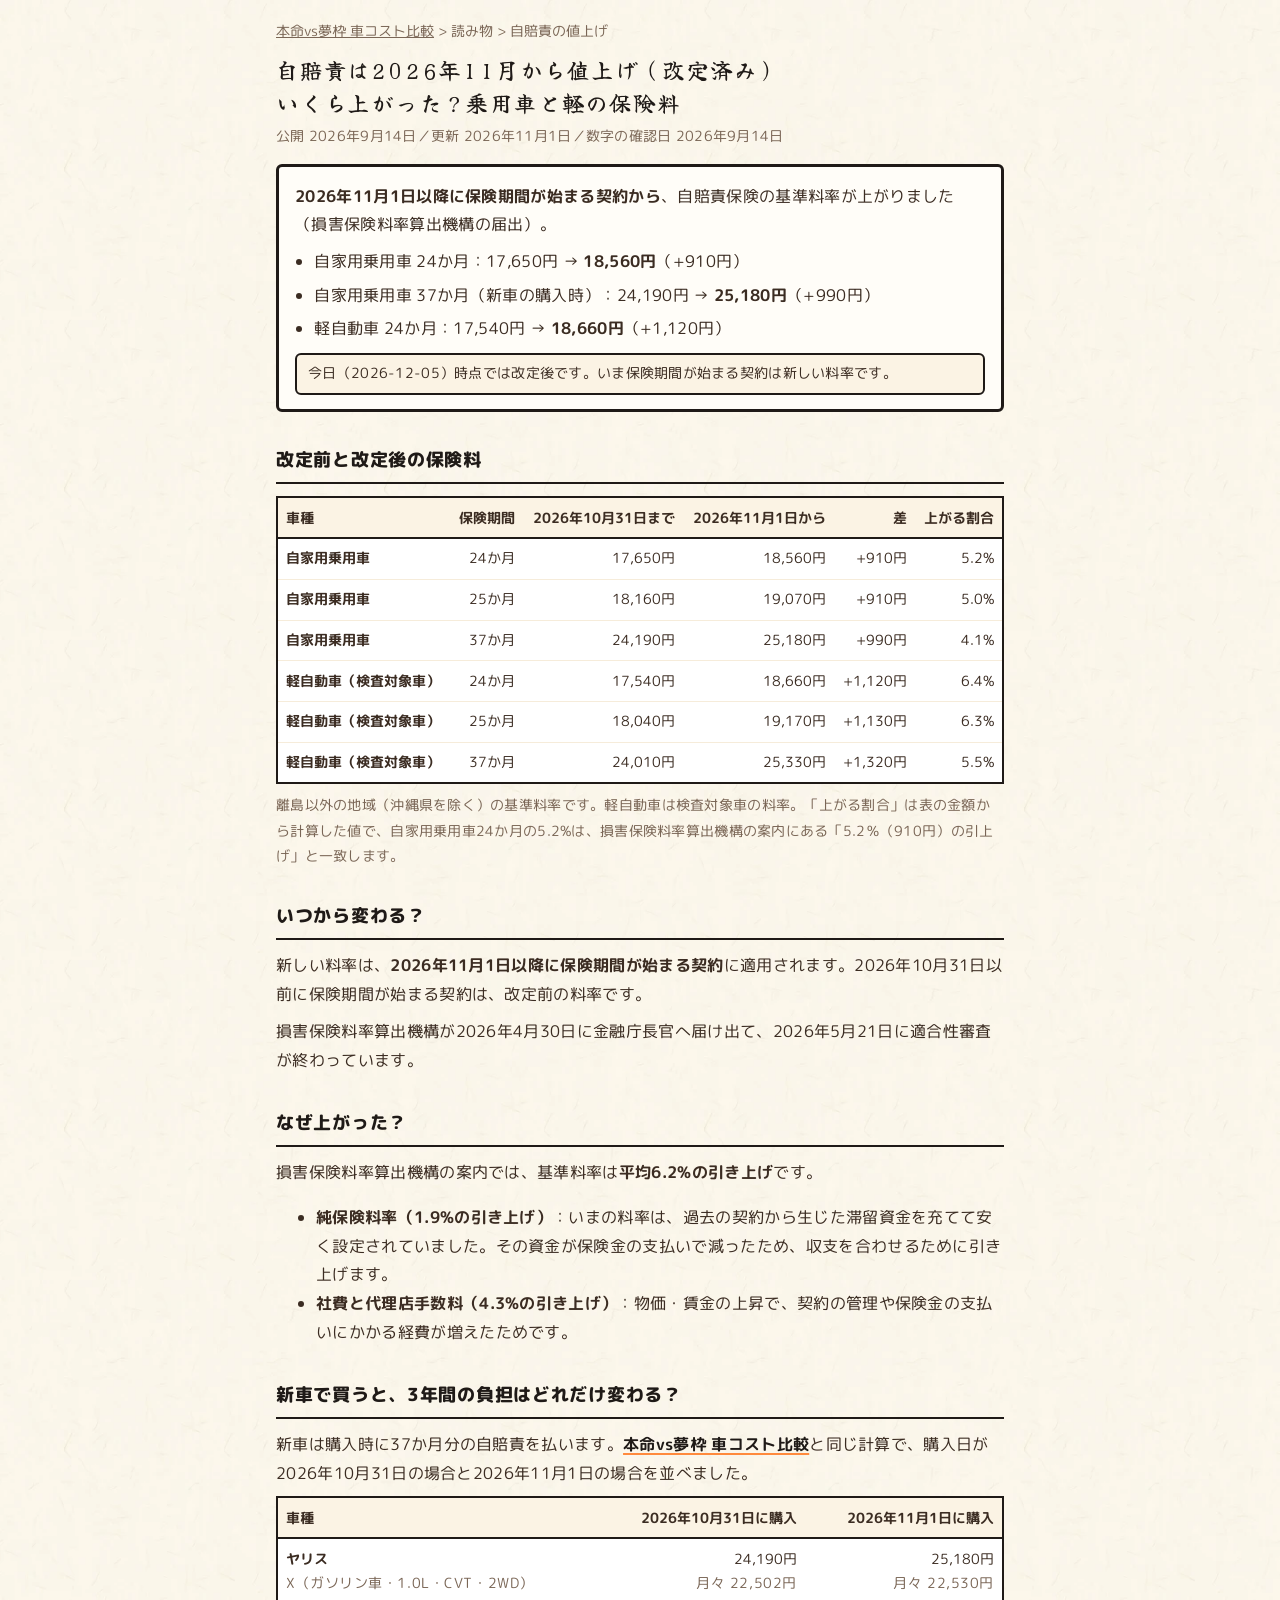
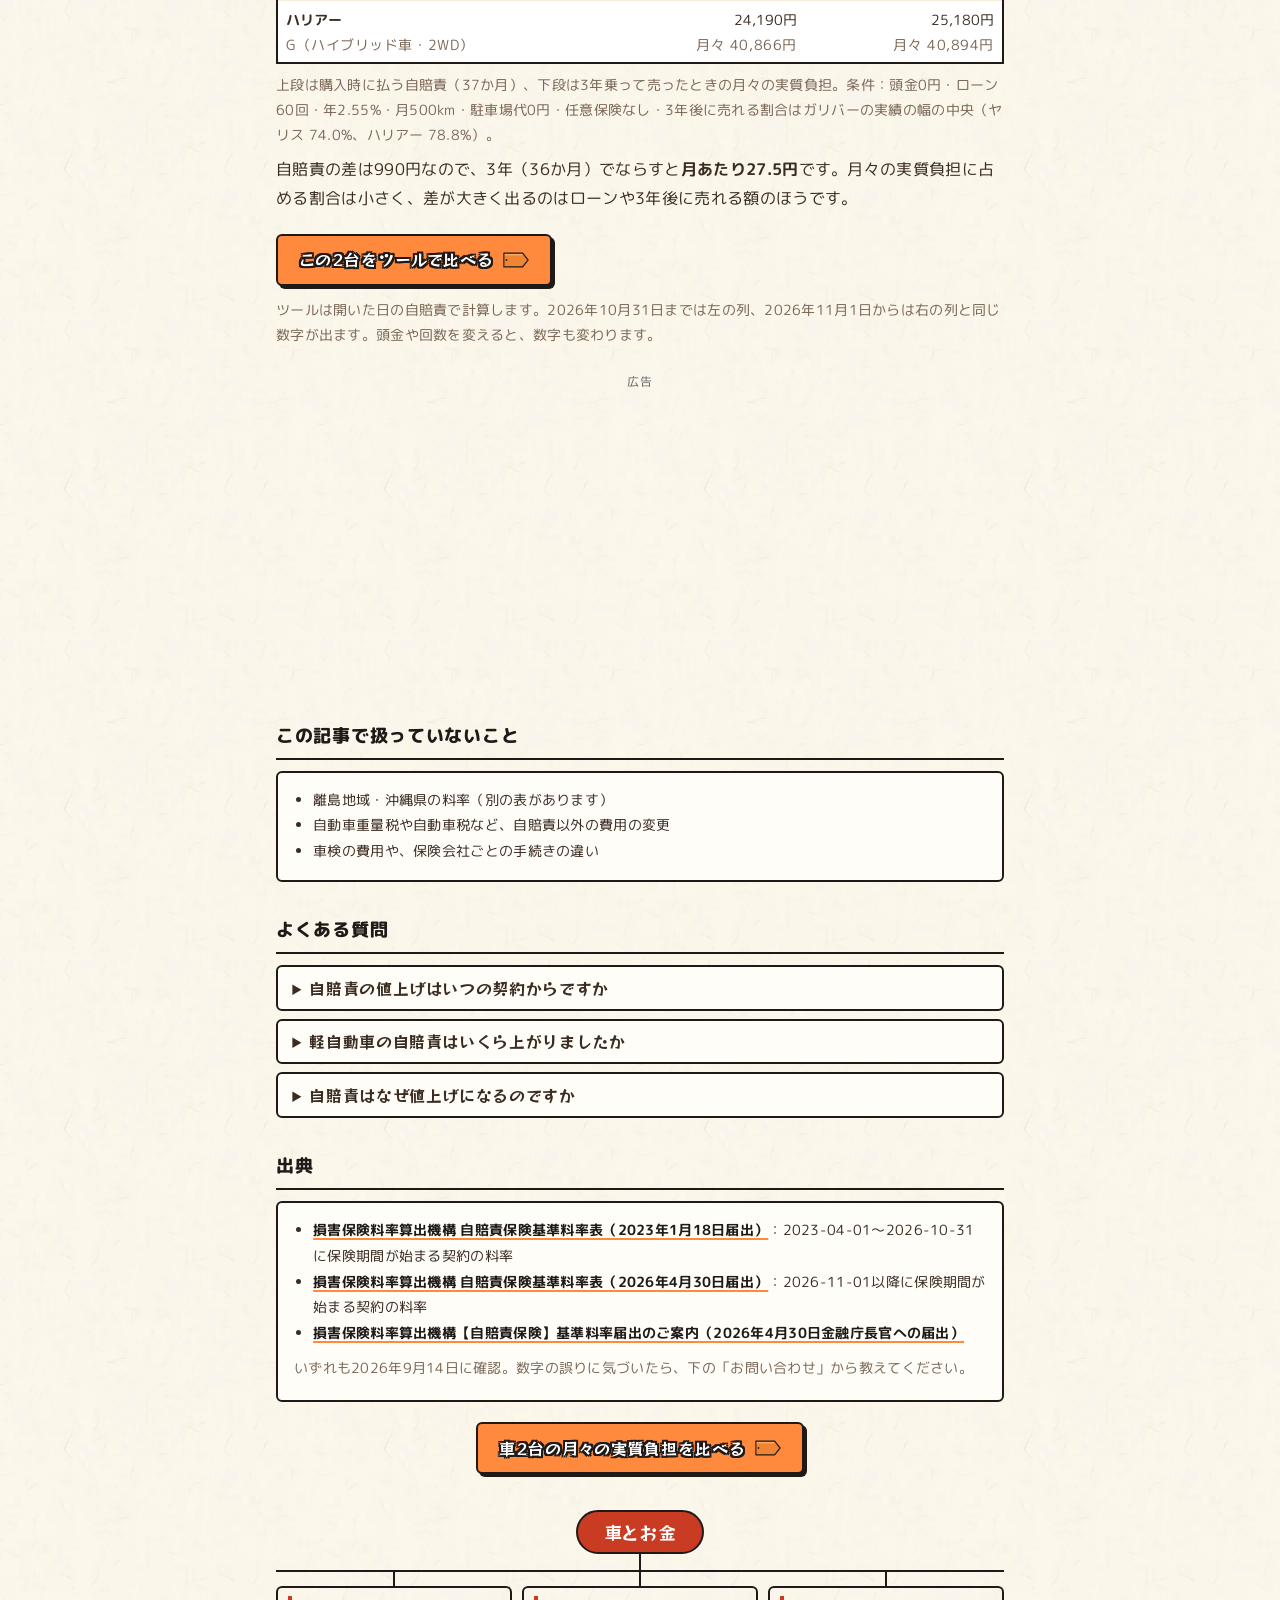
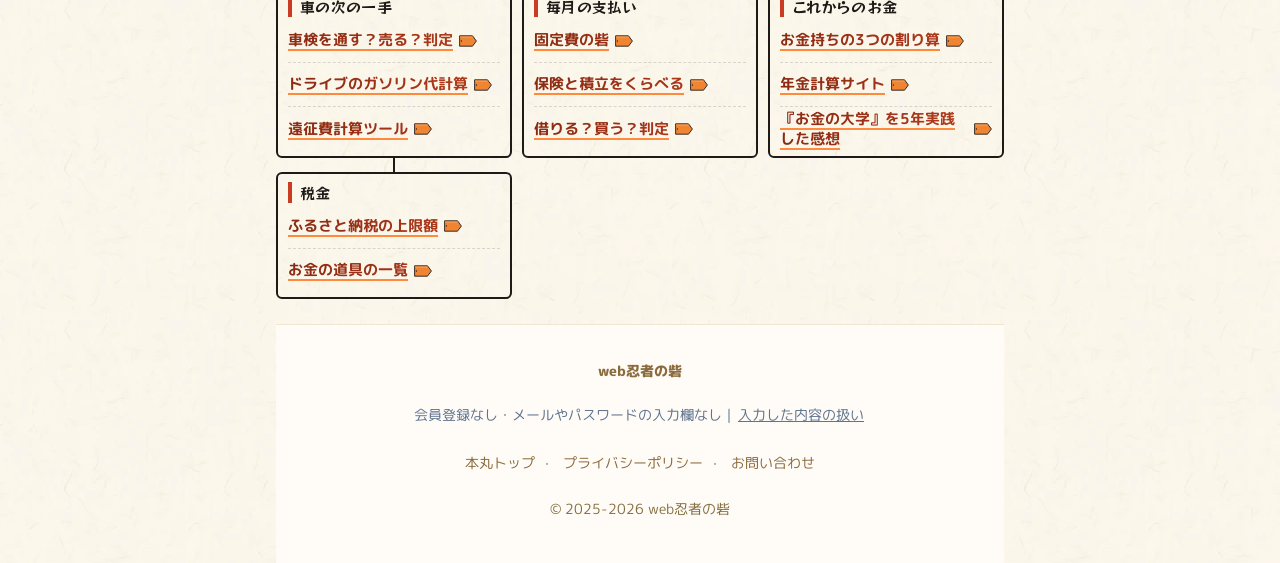
<file: articles/jibaiseki-neage-2026.html>
<!DOCTYPE html>
<html lang="ja">
<head>
<meta charset="UTF-8">
<meta name="viewport" content="width=device-width, initial-scale=1">
<!-- このファイルは scripts/build_articles.mjs が生成する。直接編集しない -->
<title>自賠責は2026年11月から値上げ（改定済み）｜いくら上がった？乗用車と軽の保険料｜本命vs夢枠 車コスト比較</title>
<meta name="description" content="自賠責保険の基準料率が2026年11月1日以降に始まる契約から上がりました。自家用乗用車は24か月17,650円→18,560円、新車で払う37か月は24,190円→25,180円。軽自動車も含め、損害保険料率算出機構の料率表で改定前と改定後を並べました。">
<link rel="canonical" href="https://car.kkpwebninja.com/articles/jibaiseki-neage-2026">
<meta name="robots" content="index,follow,max-image-preview:large">
<meta name="theme-color" content="#ff8a3d">
<link rel="icon" type="image/png" sizes="32x32" href="/favicon.png">
<link rel="icon" type="image/png" sizes="192x192" href="/favicon-192.png">
<link rel="apple-touch-icon" sizes="180x180" href="/apple-touch-icon.png">
<meta property="og:type" content="article">
<meta property="og:title" content="自賠責は2026年11月から値上げ（改定済み）｜いくら上がった？乗用車と軽の保険料">
<meta property="og:description" content="自賠責保険の基準料率が2026年11月1日以降に始まる契約から上がりました。自家用乗用車は24か月17,650円→18,560円、新車で払う37か月は24,190円→25,180円。軽自動車も含め、損害保険料率算出機構の料率表で改定前と改定後を並べました。">
<meta property="og:url" content="https://car.kkpwebninja.com/articles/jibaiseki-neage-2026">
<meta property="og:site_name" content="本命vs夢枠 車コスト比較">
<meta property="og:locale" content="ja_JP">
<meta property="og:image" content="https://car.kkpwebninja.com/ogp.jpg?d=20261023b">
<meta name="twitter:card" content="summary_large_image">
<script>
  // 本番ドメインだけで計測する（*.pages.dev に来るボットの0秒訪問で数字が崩れていたため）
  window.dataLayer = window.dataLayer || [];
  function gtag(){dataLayer.push(arguments);}
  if (/(^|\.)kkpwebninja\.com$/.test(location.hostname)) {
    var gs = document.createElement('script'); gs.async = true;
    gs.src = 'https://www.googletagmanager.com/gtag/js?id=G-2LM85GJN0L';
    document.head.appendChild(gs);
    gtag('js', new Date());
    gtag('config', 'G-2LM85GJN0L');
  }
</script>
<script async data-overlays="bottom" src="https://pagead2.googlesyndication.com/pagead/js/adsbygoogle.js?client=ca-pub-1298304917726270" crossorigin="anonymous"></script>
<link rel="preconnect" href="https://fonts.googleapis.com">
<link rel="preconnect" href="https://fonts.gstatic.com" crossorigin>
<link href="https://fonts.googleapis.com/css2?family=M+PLUS+Rounded+1c:wght@400;700;800&display=swap" rel="stylesheet">
<link href="https://fonts.googleapis.com/css2?family=Yuji+Syuku&family=RocknRoll+One&display=swap&text=0123456789%E3%80%81%E3%80%85%E3%81%82%E3%81%84%E3%81%86%E3%81%8B%E3%81%8C%E3%81%8F%E3%81%91%E3%81%92%E3%81%93%E3%81%97%E3%81%99%E3%81%9C%E3%81%9F%E3%81%A0%E3%81%A3%E3%81%A4%E3%81%A6%E3%81%A7%E3%81%A8%E3%81%A9%E3%81%AA%E3%81%AB%E3%81%AE%E3%81%AF%E3%81%B9%E3%81%BE%E3%81%BF%E3%82%88%E3%82%89%E3%82%8A%E3%82%8B%E3%82%8C%E3%82%8F%E3%82%92%E3%83%84%E3%83%AB%E3%83%BC%E4%B8%8A%E4%B9%97%E4%BA%8B%E4%BF%9D%E5%80%A4%E5%85%B8%E5%87%BA%E5%89%8D%E5%8B%95%E5%8F%B0%E5%95%8F%E5%A4%89%E5%A5%91%E5%AE%9A%E5%AE%9F%E5%B9%B4%E5%BE%8C%E6%89%B1%E6%8B%85%E6%94%B9%E6%96%99%E6%96%B0%E6%9C%88%E6%AF%94%E6%B8%88%E7%94%A8%E7%B4%84%E8%87%AA%E8%A8%98%E8%B2%A0%E8%B2%AC%E8%B2%B7%E8%B3%A0%E8%B3%AA%E8%BB%8A%E8%BB%BD%E9%96%93%E9%99%BA%EF%BC%88%EF%BC%89%EF%BC%9F" rel="stylesheet">
<!-- 共通部品 D4（kkp-kit を kit/ にコピーしたもの。中は手で直さず kkp-kit 側で直して sync.sh） -->
<link rel="stylesheet" href="/kit/kit.css?v=0da92e0">
<script src="/kit/kit.js?v=0da92e0" defer></script>
<script type="application/ld+json">
{
 "@context": "https://schema.org",
 "@graph": [
  {
   "@type": "Article",
   "@id": "https://car.kkpwebninja.com/articles/jibaiseki-neage-2026#article",
   "headline": "自賠責は2026年11月から値上げ（改定済み）｜いくら上がった？乗用車と軽の保険料",
   "description": "自賠責保険の基準料率が2026年11月1日以降に始まる契約から上がりました。自家用乗用車は24か月17,650円→18,560円、新車で払う37か月は24,190円→25,180円。軽自動車も含め、損害保険料率算出機構の料率表で改定前と改定後を並べました。",
   "datePublished": "2026-09-14",
   "dateModified": "2026-11-01",
   "inLanguage": "ja",
   "mainEntityOfPage": "https://car.kkpwebninja.com/articles/jibaiseki-neage-2026",
   "image": "https://car.kkpwebninja.com/ogp.jpg?d=20261023b",
   "author": {
    "@type": "Organization",
    "name": "web忍者の砦"
   },
   "publisher": {
    "@type": "Organization",
    "name": "web忍者の砦",
    "url": "https://kkpwebninja.com/"
   }
  },
  {
   "@type": "BreadcrumbList",
   "itemListElement": [
    {
     "@type": "ListItem",
     "position": 1,
     "name": "本命vs夢枠 車コスト比較",
     "item": "https://car.kkpwebninja.com/"
    },
    {
     "@type": "ListItem",
     "position": 2,
     "name": "自賠責の値上げ（2026年11月）"
    }
   ]
  },
  {
   "@type": "FAQPage",
   "mainEntity": [
    {
     "@type": "Question",
     "name": "自賠責の値上げはいつの契約からですか",
     "acceptedAnswer": {
      "@type": "Answer",
      "text": "2026年11月1日以降に保険期間が始まる契約から新しい料率になります。2026年10月31日以前に保険期間が始まる契約は改定前の料率です（損害保険料率算出機構の基準料率表の適用条件）。"
     }
    },
    {
     "@type": "Question",
     "name": "軽自動車の自賠責はいくら上がりましたか",
     "acceptedAnswer": {
      "@type": "Answer",
      "text": "軽自動車（検査対象車）の24か月契約は17,540円から18,660円へ、1,120円上がりました。離島以外の地域（沖縄県を除く）の基準料率です。"
     }
    },
    {
     "@type": "Question",
     "name": "自賠責はなぜ値上げになるのですか",
     "acceptedAnswer": {
      "@type": "Answer",
      "text": "損害保険料率算出機構によると、過去の契約から生じた滞留資金を充てて安く設定していた料率について、その資金が保険金の支払いで減ってきたことと、物価・賃金の上昇で経費が増えたことが理由です。基準料率は平均6.2%の引き上げで、内訳は純保険料率が1.9%、社費と代理店手数料が4.3%の引き上げです。"
     }
    }
   ]
  }
 ]
}
</script>
<style>
:root{--orange:#ff8a3d;--pink:#ff6b9d;--cream:#fff9ec;--paper:#fffdf8;--ink:#3b2c22;--ink-soft:#7a6656;--line:#f0e0c4;--line-soft:#f6ecda}
*{box-sizing:border-box}
body{margin:0;background:var(--cream);color:var(--ink);font-family:"M PLUS Rounded 1c","Hiragino Maru Gothic ProN","Hiragino Sans","Meiryo",sans-serif;line-height:1.8}
.wrap{max-width:760px;margin:0 auto;padding:18px 16px 0}
.breadcrumb{font-size:14px;color:var(--ink-soft);margin:0 0 10px}
.breadcrumb a{color:var(--ink-soft)}
h1{font-size:1.4rem;line-height:1.45;margin:.2rem 0 .3rem;font-weight:800}
.dates{font-size:.875rem;color:var(--ink-soft);margin:0 0 1rem}
h2{font-size:1.12rem;margin:2rem 0 .7rem;font-weight:800;padding-left:.6rem;border-left:5px solid var(--orange)}
p{margin:.5rem 0}
a{color:#1565c0}
.answer{background:#fff;border:2px solid #ffc79e;border-radius:18px;padding:.9rem 1rem}
.answer ul{margin:.3rem 0;padding-left:1.2rem}
.answer li{margin:.3rem 0}
.today{background:#fff4cf;border-radius:10px;padding:.4rem .7rem;font-size:.88rem;margin:.6rem 0 0}
.cta{display:inline-block;margin:.8rem 0 .2rem;background:var(--orange);color:#fff;font-weight:800;text-decoration:none;border-radius:999px;padding:.6rem 1.3rem;min-height:44px}
.scroll{overflow-x:auto}
table{width:100%;border-collapse:collapse;background:#fff;font-size:.88rem}
th,td{border-bottom:1px solid var(--line-soft);padding:.45rem .5rem;text-align:right;white-space:nowrap;font-variant-numeric:tabular-nums}
th{text-align:left;font-weight:700}
thead th{background:#fff3df;font-size:.875rem;text-align:right}
thead th:first-child{text-align:left}
td small,th small{display:block;font-size:.875rem;color:var(--ink-soft);font-weight:400;white-space:normal}
.note{font-size:.875rem;color:var(--ink-soft)}
.box{background:var(--paper);border:1px solid var(--line);border-radius:14px;padding:.7rem 1rem;font-size:.9rem}
.box ul{margin:.2rem 0;padding-left:1.2rem}
.faq details{background:var(--paper);border:1px solid var(--line);border-radius:14px;padding:.4rem .9rem;margin:.5rem 0}
.faq summary{cursor:pointer;font-weight:700}
.kkp-ad{text-align:center;margin:1.4rem auto 0;max-width:680px;min-height:288px;padding-top:6px}
.kkp-ad-label{font-size:12px;color:#666;letter-spacing:.08em;margin:0 0 6px;line-height:1}
.kkp-ad ins.adsbygoogle{display:block;width:300px;height:250px;margin:0 auto}
@media(min-width:768px){.kkp-ad{min-height:318px}.kkp-ad ins.adsbygoogle{width:336px;height:280px}}
/* ===== 2026-10-19 共通部品 D4（ストリート和忍者）に見た目をそろえる（トップ f5b5de2 と同じ控えめな入れ方） =====
   数字と表が主役。数字・出典・本文・広告の位置・GA4・JSON-LD・title は変えない。本文の書体もそのまま。 */
body.k-page{background:var(--k-surface) url(/kit/img/d4-washi.webp) 0 0/320px auto;color:var(--ink);font-family:"M PLUS Rounded 1c","Hiragino Maru Gothic ProN","Hiragino Sans","Meiryo",sans-serif;line-height:1.8}
h1{font-family:var(--k-brush);font-weight:400;letter-spacing:.08em;color:var(--k-sumi);font-feature-settings:"palt" 1}
h2{font-family:var(--k-head);font-weight:800;letter-spacing:.04em;color:var(--k-sumi);background:var(--k-kinari) url(/kit/img/d4-washi.webp) 0 0/320px auto;border:var(--k-bw-s) solid var(--k-sumi);border-left:8px solid var(--k-orange);border-radius:var(--k-r);padding:.35rem .7rem;font-feature-settings:"palt" 1}
.answer{background:var(--k-surface);border:var(--k-bw) solid var(--k-sumi);border-radius:var(--k-r);box-shadow:var(--k-sh-l)}
.today{background:var(--k-kinari);border:var(--k-bw-s) solid var(--k-sumi);border-radius:var(--k-r)}
table{border:var(--k-bw-s) solid var(--k-sumi)}
thead th{background:var(--k-kinari);border-bottom:var(--k-bw-s) solid var(--k-sumi)}
.box,.faq details{background:var(--k-surface);border:var(--k-bw-s) solid var(--k-sumi);border-radius:var(--k-r)}
.faq summary{font-family:var(--k-bold);font-weight:400;letter-spacing:.04em}
/* ツールへの導線は道しるべつきの札（同じ href・data-cta・計測のまま） */
.cta{display:inline-flex;align-items:center;gap:10px;background:var(--k-orange);border:var(--k-bw-s) solid var(--k-sumi);border-radius:var(--k-r);box-shadow:var(--k-sh-s);font-family:var(--k-bold);font-weight:400;letter-spacing:.06em;text-shadow:var(--k-outline);font-feature-settings:"palt" 1}
.cta::after{content:"";flex:none;width:26px;height:16px;background:var(--k-sign) center/100% 100% no-repeat;transition:transform .2s}
.cta:hover::after{transform:translateX(4px)}
.cta:active{transform:translate(3px,3px);box-shadow:none}
.wrap p a:not(.cta),.box a{color:var(--k-sumi);font-weight:700;text-decoration:underline;text-decoration-color:var(--k-orange);text-decoration-thickness:2px;text-underline-offset:3px}
.wrap p a:not(.cta):hover,.box a:hover{color:var(--k-shu)}
/* ===== 2026-10-20 清潔感（kkp-kit 17eac63 の方針）: 見出しは k-h2 の形（帯・枠・左線なし、墨2pxの下線）・入れ物に影を付けない ===== */
h2{background:none;border:0;border-bottom:var(--k-bw-s) solid var(--k-sumi);border-radius:0;padding:0 0 6px}
.answer{box-shadow:none}
</style>
</head>
<body class="k-page">
<div class="wrap">
<nav class="breadcrumb"><a href="/">本命vs夢枠 車コスト比較</a> &gt; 読み物 &gt; 自賠責の値上げ</nav>
<h1>自賠責は2026年11月から値上げ（改定済み）<br>いくら上がった？乗用車と軽の保険料</h1>
<p class="dates">公開 2026年9月14日／更新 2026年11月1日／数字の確認日 2026年9月14日</p>

<div class="answer">
  <p style="margin-top:0"><b>2026年11月1日以降に保険期間が始まる契約から</b>、自賠責保険の基準料率が上がりました（損害保険料率算出機構の届出）。</p>
  <ul>
    <li>自家用乗用車 24か月：17,650円 → <b>18,560円</b>（+910円）</li>
    <li>自家用乗用車 37か月（新車の購入時）：24,190円 → <b>25,180円</b>（+990円）</li>
    <li>軽自動車 24か月：17,540円 → <b>18,660円</b>（+1,120円）</li>
  </ul>
  <p class="today" id="today" hidden></p>
</div>

<h2>改定前と改定後の保険料</h2>
<div class="scroll">
<table>
<thead><tr><th>車種</th><th>保険期間</th><th>2026年10月31日まで</th><th>2026年11月1日から</th><th>差</th><th>上がる割合</th></tr></thead>
<tbody>
<tr><th>自家用乗用車</th><td>24か月</td><td>17,650円</td><td>18,560円</td><td>+910円</td><td>5.2%</td></tr>
<tr><th>自家用乗用車</th><td>25か月</td><td>18,160円</td><td>19,070円</td><td>+910円</td><td>5.0%</td></tr>
<tr><th>自家用乗用車</th><td>37か月</td><td>24,190円</td><td>25,180円</td><td>+990円</td><td>4.1%</td></tr>
<tr><th>軽自動車（検査対象車）</th><td>24か月</td><td>17,540円</td><td>18,660円</td><td>+1,120円</td><td>6.4%</td></tr>
<tr><th>軽自動車（検査対象車）</th><td>25か月</td><td>18,040円</td><td>19,170円</td><td>+1,130円</td><td>6.3%</td></tr>
<tr><th>軽自動車（検査対象車）</th><td>37か月</td><td>24,010円</td><td>25,330円</td><td>+1,320円</td><td>5.5%</td></tr>
</tbody>
</table>
</div>
<p class="note">離島以外の地域（沖縄県を除く）の基準料率です。軽自動車は検査対象車の料率。「上がる割合」は表の金額から計算した値で、自家用乗用車24か月の5.2%は、損害保険料率算出機構の案内にある「5.2％（910円）の引上げ」と一致します。</p>

<h2>いつから変わる？</h2>
<p>新しい料率は、<b>2026年11月1日以降に保険期間が始まる契約</b>に適用されます。2026年10月31日以前に保険期間が始まる契約は、改定前の料率です。</p>
<p>損害保険料率算出機構が2026年4月30日に金融庁長官へ届け出て、2026年5月21日に適合性審査が終わっています。</p>

<h2>なぜ上がった？</h2>
<p>損害保険料率算出機構の案内では、基準料率は<b>平均6.2%の引き上げ</b>です。</p>
<ul>
  <li><b>純保険料率（1.9%の引き上げ）</b>：いまの料率は、過去の契約から生じた滞留資金を充てて安く設定されていました。その資金が保険金の支払いで減ったため、収支を合わせるために引き上げます。</li>
  <li><b>社費と代理店手数料（4.3%の引き上げ）</b>：物価・賃金の上昇で、契約の管理や保険金の支払いにかかる経費が増えたためです。</li>
</ul>

<h2>新車で買うと、3年間の負担はどれだけ変わる？</h2>
<p>新車は購入時に37か月分の自賠責を払います。<a href="/">本命vs夢枠 車コスト比較</a>と同じ計算で、購入日が2026年10月31日の場合と2026年11月1日の場合を並べました。</p>
<div class="scroll">
<table>
<thead><tr><th>車種</th><th>2026年10月31日に購入</th><th>2026年11月1日に購入</th></tr></thead>
<tbody>
<tr><th>ヤリス<small>X（ガソリン車・1.0L・CVT・2WD）</small></th><td>24,190円<small>月々 22,502円</small></td><td>25,180円<small>月々 22,530円</small></td></tr>
<tr><th>ハリアー<small>G（ハイブリッド車・2WD）</small></th><td>24,190円<small>月々 40,866円</small></td><td>25,180円<small>月々 40,894円</small></td></tr>
</tbody>
</table>
</div>
<p class="note">上段は購入時に払う自賠責（37か月）、下段は3年乗って売ったときの月々の実質負担。条件：頭金0円・ローン60回・年2.55%・月500km・駐車場代0円・任意保険なし・3年後に売れる割合はガリバーの実績の幅の中央（ヤリス 74.0%、ハリアー 78.8%）。</p>
<p>自賠責の差は990円なので、3年（36か月）でならすと<b>月あたり27.5円</b>です。月々の実質負担に占める割合は小さく、差が大きく出るのはローンや3年後に売れる額のほうです。</p>
<a class="cta" href="/?a=yaris&b=harrier" data-cta="jibaiseki-neage-2026" data-a="yaris" data-b="harrier">この2台をツールで比べる</a>
<p class="note">ツールは開いた日の自賠責で計算します。2026年10月31日までは左の列、2026年11月1日からは右の列と同じ数字が出ます。頭金や回数を変えると、数字も変わります。</p>

<div class="kkp-ad">
  <div class="kkp-ad-label">広告</div>
  <ins class="adsbygoogle" style="display:block"
       data-ad-client="ca-pub-1298304917726270"
       data-ad-slot="2937937957"
       data-ad-format="rectangle"
       data-full-width-responsive="false"></ins>
</div>

<h2>この記事で扱っていないこと</h2>
<div class="box"><ul>
  <li>離島地域・沖縄県の料率（別の表があります）</li>
  <li>自動車重量税や自動車税など、自賠責以外の費用の変更</li>
  <li>車検の費用や、保険会社ごとの手続きの違い</li>
</ul></div>

<h2>よくある質問</h2>
<div class="faq">
  <details><summary>自賠責の値上げはいつの契約からですか</summary><p>2026年11月1日以降に保険期間が始まる契約から新しい料率になります。2026年10月31日以前に保険期間が始まる契約は改定前の料率です（損害保険料率算出機構の基準料率表の適用条件）。</p></details>
  <details><summary>軽自動車の自賠責はいくら上がりましたか</summary><p>軽自動車（検査対象車）の24か月契約は17,540円から18,660円へ、1,120円上がりました。離島以外の地域（沖縄県を除く）の基準料率です。</p></details>
  <details><summary>自賠責はなぜ値上げになるのですか</summary><p>損害保険料率算出機構によると、過去の契約から生じた滞留資金を充てて安く設定していた料率について、その資金が保険金の支払いで減ってきたことと、物価・賃金の上昇で経費が増えたことが理由です。基準料率は平均6.2%の引き上げで、内訳は純保険料率が1.9%、社費と代理店手数料が4.3%の引き上げです。</p></details>
</div>

<h2>出典</h2>
<div class="box"><ul>
  <li><a href="https://www.giroj.or.jp/ratemaking/cali/pdf/202301_table.pdf" target="_blank" rel="noopener">損害保険料率算出機構 自賠責保険基準料率表（2023年1月18日届出）</a>：2023-04-01〜2026-10-31に保険期間が始まる契約の料率</li>
  <li><a href="https://www.giroj.or.jp/ratemaking/cali/pdf/202604_table.pdf" target="_blank" rel="noopener">損害保険料率算出機構 自賠責保険基準料率表（2026年4月30日届出）</a>：2026-11-01以降に保険期間が始まる契約の料率</li>
  <li><a href="https://www.giroj.or.jp/ratemaking/cali/202604_announcement.html" target="_blank" rel="noopener">損害保険料率算出機構【自賠責保険】基準料率届出のご案内（2026年4月30日金融庁長官への届出）</a></li>
</ul>
<p class="note">いずれも2026年9月14日に確認。数字の誤りに気づいたら、下の「お問い合わせ」から教えてください。</p></div>

<p style="text-align:center"><a class="cta" href="/?a=yaris&b=harrier" data-cta="jibaiseki-neage-2026" data-a="yaris" data-b="harrier">車2台の月々の実質負担を比べる</a></p>

<div style="margin:2rem 0 0"><div class="k-map"><div class="k-map-core"><span>車とお金</span></div><div class="k-map-b"><div class="k-map-br"><p class="k-map-h">車の次の一手</p><a class="k-link" href="/shaken/">車検を通す？売る？判定</a><a class="k-link" href="/drive/">ドライブのガソリン代計算</a><a class="k-link" href="https://ensei.kkpwebninja.com/">遠征費計算ツール</a></div><div class="k-map-br"><p class="k-map-h">毎月の支払い</p><a class="k-link" href="https://kotei.kkpwebninja.com/">固定費の砦</a><a class="k-link" href="https://kkpwebninja.com/hoken-tsumitate/">保険と積立をくらべる</a><a class="k-link" href="https://rentbuy.kkpwebninja.com/">借りる？買う？判定</a></div><div class="k-map-br"><p class="k-map-h">これからのお金</p><a class="k-link" href="https://3warizan.kkpwebninja.com/">お金持ちの3つの割り算</a><a class="k-link" href="https://nenkin-sim.kkpwebninja.com/">年金計算サイト</a><a class="k-link" href="https://kkpwebninja.com/blog/book/okane-no-daigaku-5nen">『お金の大学』を5年実践した感想</a></div><div class="k-map-br"><p class="k-map-h">税金</p><a class="k-link" href="https://kkpwebninja.com/furusato/">ふるさと納税の上限額</a><a class="k-link" href="https://kkpwebninja.com/money/">お金の道具の一覧</a></div></div></div></div>

<!-- WEBNINJA_UNIFIED_FOOTER -->
<footer style="text-align:center;padding:2rem 1rem 2.5rem;font-size:.875rem;color:#607490;line-height:2;border-top:1px solid #f0e6d2;margin-top:1.6rem;background:#fffcf7;">
  <div style="font-weight:800;color:#8b6b3d;font-size:.875rem;margin-bottom:0.4rem;">web忍者の砦</div>
  <div class="kkp-anshin">会員登録なし・メールやパスワードの入力欄なし｜<a href="https://privacypolicy.kkpwebninja.com/#nyuryoku" target="_blank" rel="noopener" style="color:inherit;text-decoration:underline;display:inline-block;padding:10px 2px;">入力した内容の扱い</a></div>
  <div>
    <a href="https://kkpwebninja.com/" target="_blank" rel="noopener" style="display:inline-block;padding:10px 2px;color:#8b6b3d;text-decoration:none;margin:0 0.5rem;">本丸トップ</a>·
    <a href="https://privacypolicy.kkpwebninja.com/" target="_blank" rel="noopener" style="display:inline-block;padding:10px 2px;color:#8b6b3d;text-decoration:none;margin:0 0.5rem;">プライバシーポリシー</a>·
    <a href="https://kkpwebninja.com/otoiawase" target="_blank" rel="noopener" style="display:inline-block;padding:10px 2px;color:#8b6b3d;text-decoration:none;margin:0 0.5rem;">お問い合わせ</a>
  </div>
  <div style="margin-top:0.5rem;color:#846e40;">© 2025-2026 web忍者の砦</div>
</footer>
</div>
<script>
(function(){
  // 今日始まる契約がどちらの料率かを表示する（記事は静的なので、改定前後の両方の値を本文に書いてある）
  var today = new Date(Date.now() + 9 * 3600 * 1000).toISOString().slice(0, 10);
  var el = document.getElementById('today');
  el.hidden = false;
  el.textContent = today >= '2026-11-01'
    ? '今日（' + today + '）時点では改定後です。いま保険期間が始まる契約は新しい料率です。'
    : '今日（' + today + '）時点では改定前です。2026年11月1日以降に保険期間が始まる契約から新しい料率になります。';
  document.querySelectorAll('[data-cta]').forEach(function(a){
    a.addEventListener('click', function(){
      if (typeof gtag === 'function') gtag('event', 'article_cta', { slug: a.dataset.cta, a: a.dataset.a, b: a.dataset.b });
    });
  });
  var slots = document.querySelectorAll('ins.adsbygoogle');
  for (var i = 0; i < slots.length; i++) { try { (adsbygoogle = window.adsbygoogle || []).push({}); } catch (e) {} }
})();
</script>
</body>
</html>
</file>
<file: kit/kit.css>
/* =====================================================================
   kkp-kit  —  web忍者の砦 共通部品（D4 ストリート和忍者・仕上げ版）
   使い方は README.md。各サイトの kit/ にコピーして使う（外部参照しない）。
   クラスと変数はすべて k- / --k- で始まる（既存の .btn や .card とぶつけない）。
   絵は kit/img/ の WebP。url() はこのファイルからの相対なので、kit/ の中身ごとコピーする。
   ===================================================================== */

:root{
  /* 色はオレンジ・クリーム＋墨にしぼる（2026-10-20）。朱＝強調／オレンジ＝木札と票と進み具合。萌黄と金は変数だけ残す（kit の部品では使わない） */
  --k-sumi:#1f1a17; --k-kinari:#fbf3e4; --k-surface:#fffdf8;
  --k-orange:#ff8a3d; --k-shu:#c93b23; --k-moegi:#8cbf3f; --k-kin:#c9a13b;
  --k-text-2:#4a3f37; --k-line-soft:rgba(31,26,23,.15);
  /* 影は墨の斜めずらし1種類だけ（ぼかしの影は使わない） */
  --k-sh-l:4px 4px 0 var(--k-sumi); --k-sh-s:3px 3px 0 var(--k-sumi);
  /* 角は2段、ふちは2段 */
  --k-r:6px; --k-r-pill:999px; --k-bw:3px; --k-bw-s:2px;
  /* 書体: 筆＝サイト名と大きな題字だけ／見出し＝丸ゴシックの太字／太字＝ボタン・数字・短い言葉／本文＝丸ゴシック（2026-10-20 読みやすさの見直し） */
  --k-brush:"Yuji Syuku",serif;
  --k-head:"M PLUS Rounded 1c","Zen Maru Gothic","Hiragino Maru Gothic ProN","BIZ UDPGothic","Noto Sans JP",system-ui,sans-serif;
  --k-bold:"RocknRoll One","M PLUS Rounded 1c",sans-serif;
  --k-body:"M PLUS Rounded 1c",system-ui,sans-serif;
  /* 白い文字の墨のふち（2px） */
  --k-outline:2px 0 0 var(--k-sumi),-2px 0 0 var(--k-sumi),0 2px 0 var(--k-sumi),0 -2px 0 var(--k-sumi),2px 2px 0 var(--k-sumi),-2px -2px 0 var(--k-sumi),2px -2px 0 var(--k-sumi),-2px 2px 0 var(--k-sumi);
  /* 道しるべの印（オレンジの矢羽根の札） */
  --k-sign:url("data:image/svg+xml,%3Csvg%20xmlns%3D%22http%3A//www.w3.org/2000/svg%22%20viewBox%3D%220%200%2060%2030%22%20preserveAspectRatio%3D%22none%22%3E%3Cpath%20d%3D%22M2%202H45L58%2015L45%2028H2Z%22%20fill%3D%22%23ef8433%22%20stroke%3D%22%231f1a17%22%20stroke-width%3D%222.5%22%20stroke-linejoin%3D%22round%22/%3E%3Cpath%20d%3D%22M5%205H44%22%20stroke%3D%22%23ffb877%22%20stroke-width%3D%222%22%20stroke-linecap%3D%22round%22/%3E%3Ccircle%20cx%3D%228%22%20cy%3D%2215%22%20r%3D%222%22%20fill%3D%22%231f1a17%22/%3E%3C/svg%3E");
}

/* ---------- 地と文字組み ---------- */
.k-page{margin:0;background:var(--k-surface);color:var(--k-sumi);font-family:var(--k-body);font-size:16px;line-height:1.7;-webkit-text-size-adjust:100%}
.k-page p,.k-page li{letter-spacing:.02em}
.k-page small{font-size:max(14px,.85em);letter-spacing:.04em;line-height:1.5}
.k-page :focus-visible{outline:4px double var(--k-shu);outline-offset:3px}
.k-wrap{max-width:1120px;margin:0 auto;padding:0 16px}
.k-num{font-variant-numeric:tabular-nums;font-feature-settings:"tnum" 1}
.k-washi{background:var(--k-kinari) url(img/d4-washi.webp) 0 0/320px auto}

/* ---------- ボタン（主＝木札／副／小／大） ---------- */
.k-btn{display:inline-flex;align-items:center;justify-content:center;font-family:var(--k-bold);font-weight:400;letter-spacing:.04em;line-height:1.2;font-feature-settings:"palt" 1;text-decoration:none;cursor:pointer;transition:transform .08s,box-shadow .08s,filter .08s,background .15s;-webkit-tap-highlight-color:transparent}
/* 主ボタン: 2026-11-24 文字を17→19pxに（白×#f26a1b は 3.06:1。WCAG/HIG の大きな太字＝3:1 を満たすため・ユーザー承認A）。2026-11-09 ユーザー承認で全サイト「平らなオレンジ＋墨の枠」に統一（木目の板はやめた。10/30の配色調査・ワードウルフ等5サイトの試しを kit に取り込み）。色は --k-btn-main（既定 #f26a1b） */
:root{--k-btn-main:#f26a1b;--k-navy:#2b3768}
.k-btn-main{position:relative;min-height:56px;padding:0 22px;border:3px solid var(--k-sumi);border-radius:14px;background:var(--k-btn-main);color:#fff;font-size:19px;text-shadow:0 1px 0 var(--k-sumi),1px 0 0 var(--k-sumi),0 -1px 0 var(--k-sumi),-1px 0 0 var(--k-sumi);filter:drop-shadow(4px 4px 0 var(--k-sumi));white-space:nowrap}
.k-btn-main:hover,.k-btn-main:disabled,.k-btn-main[disabled]{background:var(--k-btn-main)}
.k-btn-main::after{content:"";position:absolute;inset:0;border-radius:11px;pointer-events:none;background:linear-gradient(110deg,transparent 38%,rgba(255,255,255,.45) 50%,transparent 62%) no-repeat;background-size:260% 100%;background-position:120% 0;transition:background-position .7s ease}
.k-btn-main:hover::after,.k-btn-main:focus-visible::after{background-position:-20% 0}
.k-btn-main:active{transform:translate(4px,4px);filter:drop-shadow(0 0 0 var(--k-sumi))}
.k-btn-big{min-height:72px;font-size:26px;letter-spacing:.12em}
.k-btn-sub{min-height:48px;padding:0 18px;border:var(--k-bw) solid var(--k-sumi);border-radius:var(--k-r);background:var(--k-kinari);color:var(--k-sumi);font-size:16px;box-shadow:var(--k-sh-l)}
.k-btn-sub:hover{background:#fff}
.k-btn-sub:active{transform:translate(4px,4px);box-shadow:0 0 0 var(--k-sumi)}
.k-btn-sm{min-height:44px;padding:0 14px;border:var(--k-bw-s) solid var(--k-sumi);border-radius:var(--k-r);background:var(--k-shu);color:#fff;font-size:15px;box-shadow:var(--k-sh-s)}
.k-btn-sm:hover{background:#e35539}
.k-btn-sm:active{transform:translate(3px,3px);box-shadow:0 0 0 var(--k-sumi)}
.k-btn[disabled],.k-btn[aria-disabled="true"]{opacity:.5;pointer-events:none}
/* ---------- たいまつの明かり（2026-11-03 選定: 文字リンク＝A 横から照らす／ボタン＝B 炎のふち）----------
   押せる所が、たいまつに照らされたように揺らぐ。止めたい所は .k-torch-off。ふつうの文字リンクにも付けるなら .k-torch */
@property --k-ang{syntax:"<angle>";inherits:false;initial-value:0deg}
@property --k-lit{syntax:"<number>";inherits:false;initial-value:1}
@keyframes k-torch-move{to{background-position:-300% 0}}
@keyframes k-torch-line{0%,100%{text-decoration-color:#c93b23}18%{text-decoration-color:#ff8a3d}33%{text-decoration-color:#ffc24a}58%{text-decoration-color:#ffb347}72%{text-decoration-color:#e8662a}86%{text-decoration-color:#ffc24a}}
@keyframes k-torch-flick{0%,100%{--k-lit:1}12%{--k-lit:.82}19%{--k-lit:.97}33%{--k-lit:.88}47%{--k-lit:1}58%{--k-lit:.78}66%{--k-lit:.95}81%{--k-lit:.86}}
@keyframes k-torch-spin{to{--k-ang:360deg}}
/* A 文字リンク: 字は暗い朱の中で光が流れ（どの色もクリーム地で明暗差4.5以上）、下線が朱→橙→金にゆらめく */
.k-link,.k-link-strong,.k-torch{background:linear-gradient(100deg,#8a2a12,#a8361a 22%,#b8401a 34%,#9a3214 50%,#a8361a 68%,#b23d18 80%,#8a2a12) 0 0/300% 100% repeat-x;-webkit-background-clip:text;background-clip:text;-webkit-text-fill-color:transparent;-webkit-box-decoration-break:clone;box-decoration-break:clone;animation:k-torch-move 5.5s linear infinite,k-torch-line 2.3s linear infinite}
.k-torch{font-weight:700;text-decoration:underline;text-decoration-thickness:3px;text-underline-offset:5px;text-decoration-color:var(--k-orange)}
.k-link:hover,.k-link-strong:hover,.k-torch:hover,.k-link:focus-visible,.k-link-strong:focus-visible,.k-torch:focus-visible{filter:drop-shadow(0 0 6px rgba(255,138,61,.55))}
/* B ボタン: 木の板はまわりが火の明かりでゆらぐ。生成り・朱のボタンはふちを火の色が回る */
.k-btn-main:not(.k-torch-off){animation:k-torch-flick 1.8s infinite;filter:drop-shadow(4px 4px 0 var(--k-sumi)) drop-shadow(0 0 calc(var(--k-lit)*10px) rgba(255,160,60,.75))}
.k-btn-main:not(.k-torch-off):active{filter:drop-shadow(0 0 0 var(--k-sumi)) drop-shadow(0 0 6px rgba(255,160,60,.6))}
.k-btn-sub,.k-btn-sm,.k-torch-btn{position:relative}
.k-btn-sub:not(.k-torch-off)::before,.k-btn-sm:not(.k-torch-off)::before,.k-torch-btn::before{content:"";position:absolute;inset:calc(-1*var(--k-bw));padding:var(--k-bw);border-radius:inherit;pointer-events:none;background:conic-gradient(from var(--k-ang),#c93b23,#ff8a3d,#ffd36b,#ff8a3d,#c93b23,#7a2410,#c93b23);-webkit-mask:linear-gradient(#000 0 0) content-box,linear-gradient(#000 0 0);-webkit-mask-composite:xor;mask-composite:exclude;animation:k-torch-spin 3.2s linear infinite}
.k-btn-sm::before{inset:calc(-1*var(--k-bw-s));padding:var(--k-bw-s)}
.k-btn[disabled]::before,.k-btn[aria-disabled="true"]::before{display:none}
.k-btn[disabled],.k-btn[aria-disabled="true"],.k-torch-off{animation:none}
.k-link.k-torch-off,.k-link-strong.k-torch-off{background:none;-webkit-text-fill-color:currentColor}
@media (prefers-reduced-motion:reduce){.k-link,.k-link-strong,.k-torch,.k-btn-main,.k-btn-sub::before,.k-btn-sm::before,.k-torch-btn::before{animation:none}}

/* ---------- 見出し（墨の筆跡に白抜き） ----------
   墨は3枚（左の筆の入り d2-ink-l・真ん中 d2-ink-m・右の端 d2-ink-r）。両端の形は固定で、真ん中だけが伸びる。
   長い見出しは墨ごと横に伸び、入りきらなければ折り返して墨が縦に伸びる（白い字が墨の外に出ない）。
   はね・飛び散った粒はない（2026-10-20）。16字を超える見出しは .k-h2（帯なし）のほうが読みやすい。 */
.k-hd{display:inline-block;box-sizing:border-box;max-width:100%;margin:0;padding:12px 22px 14px 70px;background:url(img/d2-ink-l.webp) 0 0/68px 100% no-repeat,url(img/d2-ink-r.webp) 100% 0/14px 100% no-repeat,url(img/d2-ink-m.webp) 62px 0/calc(100% - 69px) 100% no-repeat;color:#fff;text-shadow:0 0 2px var(--k-sumi);font-family:var(--k-head);font-weight:800;font-size:22px;letter-spacing:.04em;line-height:1.3;font-feature-settings:"palt" 1;word-break:auto-phrase;text-wrap:balance;transform:rotate(-1deg)}
@media (min-width:600px){.k-hd{font-size:26px;padding:14px 26px 16px 84px;background-size:80px 100%,16px 100%,calc(100% - 80px) 100%;background-position:0 0,100% 0,72px 0}}
.k-hd-brush{margin:0;font-family:var(--k-brush);font-weight:400;font-size:24px;letter-spacing:.08em;line-height:1.2}   /* 筆を残すのはサイト名・大きな題字（24px 以上）だけ */
/* 節見出し（帯なし）。筆＋墨2pxの下線。長い見出し・読みもの・FAQ の見出しに。古い「左オレンジ線＋薄い帯」の置き換え */
.k-h2{margin:32px 0 12px;padding:0 0 6px;border-bottom:var(--k-bw-s) solid var(--k-sumi);color:var(--k-sumi);font-family:var(--k-head);font-weight:800;font-size:22px;letter-spacing:.02em;line-height:1.4;font-feature-settings:"palt" 1;word-break:auto-phrase;text-wrap:balance}
.k-h2-bold{font-family:var(--k-bold);font-weight:400;letter-spacing:.04em}   /* RocknRoll One の太字にしたいとき */
.k-h3{margin:24px 0 8px;padding:0 0 0 10px;border-left:3px solid var(--k-sumi);color:var(--k-sumi);font-family:var(--k-bold);font-weight:400;font-size:18px;letter-spacing:.04em;line-height:1.45;font-feature-settings:"palt" 1}
@media (min-width:600px){.k-h2{font-size:26px}}

/* ---------- 枠（カード）と面 ---------- */
/* 影は「押せるもの」だけ（a.k-card・ボタン・タブ）。ただの入れ物（div.k-card・.k-panel）は影なし＝重ねても重く見えない */
.k-card{position:relative;display:block;padding:12px 16px 14px;background:var(--k-surface) url(img/d4-washi.webp) 0 0/320px auto;border:var(--k-bw-s) solid var(--k-sumi);border-radius:var(--k-r);color:var(--k-sumi);text-decoration:none}
.k-card h3,.k-card .k-card-t{margin:0;font-family:var(--k-bold);font-weight:400;font-size:17px;line-height:1.4;font-feature-settings:"palt" 1}
.k-card p,.k-card .k-card-d{margin:2px 0 0;font-size:14px;line-height:1.55;color:var(--k-text-2)}
/* 押せるカード（a.k-card.k-go）: 右に「開く」の道しるべ。押すと沈む */
a.k-card{border-width:var(--k-bw);box-shadow:var(--k-sh-l);transition:transform .08s,box-shadow .08s}
a.k-card:hover{background-color:#fff}
a.k-card:active{transform:translate(4px,4px);box-shadow:0 0 0 var(--k-sumi)}
a.k-card:hover h3,a.k-card:focus-visible h3{text-decoration:underline;text-decoration-color:var(--k-orange);text-decoration-thickness:3px;text-underline-offset:4px}
.k-go{padding-right:100px}
.k-go::after{content:"開く";position:absolute;right:10px;top:50%;margin-top:-17px;display:grid;place-items:center;box-sizing:border-box;width:72px;height:34px;padding:0 14px;background:var(--k-sign) center/100% 100% no-repeat;font-family:var(--k-bold);font-size:14px;letter-spacing:.06em;color:#fff;text-shadow:var(--k-outline);transition:transform .2s cubic-bezier(.4,.1,.3,1)}
.k-go:hover::after,.k-go:focus-visible::after{transform:translateX(4px)}
.k-go:active::after{transform:translateX(6px)}
.k-go[data-go]::after{content:attr(data-go)}
/* 面（いまの使いどき・設定の箱など）: 和紙の地＋端だけ青海波 */
.k-panel{position:relative;isolation:isolate;padding:16px 16px 20px;background:var(--k-kinari) url(img/d4-washi.webp) 0 0/320px auto;border:var(--k-bw-s) solid var(--k-sumi);border-radius:var(--k-r)}
.k-panel::before{content:"";position:absolute;inset:0;z-index:-1;border-radius:inherit;background:url(img/d2-seigaiha.webp) 0 0/220px auto;opacity:.3;-webkit-mask:radial-gradient(ellipse at 50% 45%,transparent 68%,#000 100%);mask:radial-gradient(ellipse at 50% 45%,transparent 68%,#000 100%);pointer-events:none}
/* 市松（下の操作帯・帯の地） */
.k-ichimatsu{background-color:var(--k-kinari);background-image:conic-gradient(rgba(31,26,23,.045) 25%,transparent 0 50%,rgba(31,26,23,.045) 0 75%,transparent 0);background-size:16px 16px}

/* ---------- 道しるべの印と文字リンク ---------- */
.k-sign{display:inline-block;flex:none;width:22px;height:15px;vertical-align:-2px;background:var(--k-sign) center/100% 100% no-repeat;transition:transform .2s}
.k-link{display:inline-flex;align-items:center;gap:6px;min-height:44px;color:var(--k-sumi);font-weight:700;text-decoration:underline;text-decoration-color:var(--k-orange);text-decoration-thickness:2px;text-underline-offset:4px}
.k-link::after{content:"";display:inline-block;flex:none;width:22px;height:15px;background:var(--k-sign) center/100% 100% no-repeat;transition:transform .2s}
.k-link:hover{color:var(--k-shu)}
.k-link:hover::after,.k-link:active::after{transform:translateX(4px)}
.k-link-inline{display:inline;min-height:0}
/* 一覧の中の太い文字リンク（行全体が押せる高さ44px） */
.k-link-strong{display:inline-flex;align-items:center;min-height:44px;color:var(--k-sumi);font-family:var(--k-bold);font-size:17px;font-feature-settings:"palt" 1;text-decoration:underline;text-decoration-color:var(--k-orange);text-decoration-thickness:3px;text-underline-offset:5px}
.k-link-strong::after{content:"";display:inline-block;flex:none;width:34px;height:22px;margin-left:8px;background:var(--k-sign) center/100% 100% no-repeat;transition:transform .2s cubic-bezier(.4,.1,.3,1)}
.k-link-strong:hover{color:var(--k-shu)}
.k-link-strong:hover::after,.k-link-strong:focus-visible::after{transform:translateX(4px) rotate(-4deg)}
.k-link-strong:active::after{transform:translateX(6px)}

/* ---------- タブ ---------- */
.k-tabs{display:flex;flex-wrap:wrap;gap:8px}
.k-tabs>button,.k-tabs>a{display:inline-flex;align-items:center;justify-content:center;min-height:44px;padding:0 16px;border:var(--k-bw-s) solid var(--k-sumi);border-radius:var(--k-r-pill);background:var(--k-surface);color:var(--k-sumi);font-family:var(--k-bold);font-size:15px;font-feature-settings:"palt" 1;text-decoration:none;cursor:pointer;box-shadow:var(--k-sh-s);white-space:nowrap}
.k-tabs>[aria-selected="true"],.k-tabs>[aria-current="true"],.k-tabs>.on{background:var(--k-shu);color:#fff;transform:translate(3px,3px);box-shadow:0 0 0 var(--k-sumi)}

/* ---------- 札 ---------- */
.k-fuda-new{display:inline-grid;place-items:center;width:92px;height:68px;background:url(img/d3-burst.webp) center/100% 100% no-repeat;font-family:var(--k-bold);font-size:15px;color:var(--k-sumi);transform:rotate(-6deg);font-feature-settings:"palt" 1}
.k-fuda-osusume{display:inline-grid;place-items:center;width:108px;height:46px;background:url(img/d3-hanko-rect.webp) center/100% 100% no-repeat;font-family:var(--k-bold);font-size:15px;color:var(--k-shu);transform:rotate(-4deg);font-feature-settings:"palt" 1}
/* 小さな朱の札（新作など）。カードの中では見出しの上に置く */
.k-tag{display:inline-block;margin:0 0 4px;padding:1px 8px;background:var(--k-shu);color:#fff;border:var(--k-bw-s) solid var(--k-sumi);border-radius:4px;font-size:14px;font-weight:700;letter-spacing:.04em;line-height:1.4}
/* 縦書きの札（カードの角に下がる） */
.k-tate-tag{position:absolute;top:-3px;right:12px;padding:8px 5px 10px;writing-mode:vertical-rl;text-orientation:upright;background:var(--k-shu);color:#fff;border:var(--k-bw-s) solid var(--k-sumi);border-top:0;border-radius:0 0 6px 6px;font-family:var(--k-head);font-weight:800;font-size:14px;letter-spacing:.1em;line-height:1}
/* 朱の枠の小札（毎日更新など） */
.k-upd{display:inline-block;margin-left:8px;padding:0 6px;border:var(--k-bw-s) solid var(--k-shu);border-radius:4px;color:var(--k-shu);font-family:var(--k-body);font-size:14px;font-weight:700;line-height:1.6;vertical-align:2px;transform:rotate(-3deg)}

/* ---------- 縦書き ---------- */
.k-tate{writing-mode:vertical-rl;text-orientation:upright;font-family:var(--k-head);font-weight:800;font-size:18px;letter-spacing:.12em;line-height:1}

/* ---------- 巻物の結果欄 ---------- */
.k-result{position:relative;display:block;border-style:solid;border-width:16px 42px;border-image:url(img/d3-scroll.webp) 56 84 fill / 16px 42px stretch;padding:4px 0;text-align:center}
.k-result small{display:block;font-size:14px;font-weight:700;color:var(--k-text-2)}
.k-result b{display:block;font-family:var(--k-bold);font-weight:400;font-size:32px;line-height:1.25;color:var(--k-shu);letter-spacing:.04em;text-shadow:var(--k-outline);font-variant-numeric:tabular-nums}
/* 巻物の札（小見出しを巻物に載せる） */
.k-scroll-label{display:inline-grid;place-items:center;min-width:200px;height:52px;padding:0 44px;background:url(img/d3-scroll.webp) center/100% 100% no-repeat;font-family:var(--k-head);font-weight:800;font-size:20px;letter-spacing:.04em;font-feature-settings:"palt" 1}

/* ---------- 進み具合のバー（オレンジ。2026-10-20 に萌黄から変更＝色はオレンジ・クリーム＋墨にしぼる） ---------- */
.k-bar{position:relative;height:20px;border:var(--k-bw-s) solid var(--k-sumi);border-radius:var(--k-r-pill);background:var(--k-surface)}
.k-bar>i{display:block;height:100%;width:0;border-radius:var(--k-r-pill);background:var(--k-orange);transition:width .4s}
.k-bar>img{position:absolute;top:50%;width:34px;transform:translate(-50%,-50%);transition:left .4s}

/* ---------- 判子・落款・金 ---------- */
.k-stamp{display:inline-grid;place-items:center;width:54px;height:54px;background:url(img/d4-hanko.webp) center/100% 100% no-repeat;font-family:var(--k-head);font-weight:800;font-size:21px;color:var(--k-shu);transform:rotate(-8deg)}
.k-seal{display:inline-grid;place-items:center;width:34px;height:34px;background:url(img/d4-seal.webp) center/100% 100% no-repeat;color:#fff;font-family:var(--k-head);font-weight:800;font-size:17px;line-height:1;flex:none}
.k-kin{position:absolute;pointer-events:none;width:56px;opacity:.95}
.k-kin-num{color:var(--k-kin);text-shadow:1px 1px 0 var(--k-sumi)}

/* ---------- 背景（ぱっと見は無地、よく見ると作り込み） ---------- */
/* 親に .k-scene を付け、中に <div class="k-bg" aria-hidden="true"> を置いて飾りを入れる */
.k-scene{position:relative;isolation:isolate;overflow:hidden}
.k-bg{position:absolute;inset:0;z-index:-1;overflow:hidden;pointer-events:none}
.k-deco{position:absolute;pointer-events:none;user-select:none}
.k-mon{width:360px;opacity:.06}             /* 丸紋の透かし: 大きく1つだけ 0.04〜0.07 */
.k-kasumi{width:420px;opacity:.14}          /* すやり霞: まとまりの切れ目だけ 0.1〜0.16。文字の下に置かない */
.k-ninja{width:14px;opacity:.36}            /* 隠し忍者: 1ページに1か所だけ */
.k-line{left:0;right:0;bottom:0;height:46px;background:url(img/d4-line.webp) left bottom/auto 100% repeat-x;opacity:.08}  /* 砦の線: 下端に（文字の下に来るなら下の余白を46px以上あける） */
/* 季節の散らし: kit.js が <html data-k-season="momiji|yuki|shochikubai|sakura"> を月で付ける。絵がある季節だけ出る */
.k-season{display:none}
[data-k-season="momiji"] .k-season-momiji{display:block}
[data-k-season="yuki"] .k-season-yuki{display:block}
[data-k-season="shochikubai"] .k-season-shochikubai{display:block}
[data-k-season="sakura"] .k-season-sakura{display:block}
.k-season-shochikubai{transform:none!important}  /* 門松は立てて置く（紅葉用の傾きを各サイトが付けていても打ち消す） */
/* 季節の散らしは1つの飾りの入れ物（.k-bg）に季節ごと1つまで（紅葉・雪・門松を並べて置けば、その月の絵だけ出る） */
.k-bg .k-season-momiji~.k-season-momiji,.k-bg .k-season-yuki~.k-season-yuki,.k-bg .k-season-shochikubai~.k-season-shochikubai,.k-bg .k-season-sakura~.k-season-sakura{display:none!important}

/* ---------- 下に固定する操作帯（スマホの主操作） ---------- */
.k-fix{position:sticky;bottom:0;z-index:30;display:flex;gap:12px;flex-wrap:wrap;justify-content:center;padding:12px 16px calc(12px + env(safe-area-inset-bottom));border-top:var(--k-bw) solid var(--k-sumi);background-color:var(--k-kinari);background-image:conic-gradient(rgba(31,26,23,.04) 25%,transparent 0 50%,rgba(31,26,23,.04) 0 75%,transparent 0);background-size:16px 16px}
.k-fix .k-btn-main{flex:1 1 180px;min-width:0;padding:0 6px}

/* ---------- 広告枠（標準サイズ。format=auto は使わない） ---------- */
.kkp-ad{text-align:center;margin:1.4rem auto 0;max-width:680px;min-height:288px;padding-top:6px}
.kkp-ad-label{font-size:12px;color:var(--k-text-2);letter-spacing:.04em;margin:0 0 6px;line-height:1}
.kkp-ad ins.adsbygoogle{display:block;width:300px;height:250px;margin:0 auto}
@media(min-width:768px){.kkp-ad{min-height:318px}.kkp-ad ins.adsbygoogle{width:336px;height:280px}}

/* ---------- 動き（巻物が開く・判子が押される）。押したときは静かに沈むだけ（墨の粒は 2026-10-20 にやめた） ---------- */
@keyframes k-unroll{from{clip-path:inset(0 46% 0 46%)}to{clip-path:inset(0 0 0 0)}}
@keyframes k-stamp{0%{opacity:0;transform:scale(2.4) rotate(-8deg)}60%{opacity:1;transform:scale(.92) rotate(-8deg)}100%{opacity:1;transform:scale(1) rotate(-8deg)}}
.k-play .k-anim-unroll{animation:k-unroll .7s cubic-bezier(.2,.8,.2,1) both}
.k-play .k-anim-stamp{animation:k-stamp .35s cubic-bezier(.3,1.4,.5,1) .65s both}
/* .k-ink-on: ボタン以外で「押すと少し沈む」を付けたいもの（名前は前のまま。粒は出ない） */
.k-ink-on{transition:transform .08s}
.k-ink-on:active{transform:translate(2px,2px)}

@media (prefers-reduced-motion:reduce){
  .k-btn,a.k-card,.k-go::after,.k-link::after,.k-link-strong::after,.k-sign,.k-bar>i,.k-bar>img,.k-btn-main::after{transition:none}
  .k-play .k-anim-unroll,.k-play .k-anim-stamp{animation:none}
  .k-ink-on{transition:none}
  .k-par{transform:none!important}
}

/* ---------- 演出の部品（KKit.fx.slash / KKit.fx.shuriken で呼ぶ・kit.js） ----------
   清潔に: 色は墨・生成り・朱だけ。光の粒は撒かない。文字の上に重ねない（結果は斬れた後に呼び出し側が出す）。
   絵（刀・手裏剣）は img/fx-katana.webp・img/fx-shuriken.webp。動きは kit.js が Web Animations で付ける。 */
.k-fx{position:absolute;inset:0;overflow:hidden;pointer-events:none;z-index:6}
/* 札（斬られる前の紙の札）。--k-fx-c は印の色（レア度などで変える） */
.k-fx-fuda{position:absolute;left:50%;top:50%;width:var(--k-fx-w,200px);aspect-ratio:2/3;transform:translate(-50%,-50%)}
.k-fx-half{position:absolute;inset:0}
.k-fx-half.a{clip-path:polygon(0 0,100% 0,100% 65.5%,0 34.5%)}
.k-fx-half.b{clip-path:polygon(0 34.5%,100% 65.5%,100% 100%,0 100%)}
.k-fx-face{position:absolute;inset:0;box-sizing:border-box;border:calc(var(--k-fx-w,200px)*.03) solid var(--k-sumi);border-radius:calc(var(--k-fx-w,200px)*.04);background:var(--k-kinari) url(img/d4-washi.webp) 0 0/160% auto;box-shadow:calc(var(--k-fx-w,200px)*.035) calc(var(--k-fx-w,200px)*.035) 0 var(--k-sumi)}
.k-fx-face::before{content:"";position:absolute;left:12%;right:12%;top:8%;bottom:8%;border:calc(var(--k-fx-w,200px)*.012) solid var(--k-fx-c,var(--k-shu));border-radius:2px;opacity:.85;transition:border-color .25s}
.k-fx-seal{position:absolute;left:50%;top:50%;width:46%;aspect-ratio:1;transform:translate(-50%,-50%) rotate(-6deg);border-radius:12%;background:var(--k-fx-g,var(--k-fx-c,var(--k-shu)));box-shadow:0 0 0 calc(var(--k-fx-w,200px)*.018) var(--k-sumi);transition:background .25s}
.k-fx-seal::after{content:"";position:absolute;inset:22%;border:calc(var(--k-fx-w,200px)*.016) solid rgba(255,255,255,.85);border-radius:8%}
/* 刀が通る道（札の中心を通る斜めの線）。刀と光の筋はこの中を左から右へ */
.k-fx-track{position:absolute;left:50%;top:50%;width:var(--k-fx-len,900px);height:0;transform:translate(-50%,-50%) rotate(var(--k-fx-ang,25deg))}
.k-fx-blade{position:absolute;left:0;top:0;width:var(--k-fx-bw,360px);aspect-ratio:900/112;transform:translate(-100%,-50%);background:url(img/fx-katana.webp) center/100% 100% no-repeat;opacity:0}
.k-fx-line{position:absolute;left:50%;top:0;width:var(--k-fx-ll,400px);margin-left:calc(var(--k-fx-ll,400px)/-2);height:var(--k-fx-lh,6px);transform:translateY(-50%) scaleX(0);transform-origin:0 50%;border-radius:999px;background:#fff;box-shadow:0 0 0 2px var(--k-sumi);opacity:0}
/* 印の色が上がったときの輪（1回だけ・細く） */
.k-fx-ring{position:absolute;left:50%;top:50%;width:var(--k-fx-w,200px);aspect-ratio:1;border:4px solid var(--k-fx-c,var(--k-shu));border-radius:50%;transform:translate(-50%,-50%);opacity:0}
/* 手裏剣（刺さったまま残す。次に投げるとき・KKit.fx.clear で消える） */
.k-fx-star{position:absolute;left:0;top:0;width:var(--k-fx-s,80px);aspect-ratio:1;margin:calc(var(--k-fx-s,80px)/-2) 0 0 calc(var(--k-fx-s,80px)/-2);background:url(img/fx-shuriken.webp) center/100% 100% no-repeat;filter:drop-shadow(3px 3px 0 rgba(31,26,23,.55));z-index:2}
.k-fx-hit{position:absolute;left:0;top:0;width:var(--k-fx-s,80px);aspect-ratio:1;margin:calc(var(--k-fx-s,80px)/-2) 0 0 calc(var(--k-fx-s,80px)/-2);border:3px solid var(--k-sumi);border-radius:50%;box-sizing:border-box;opacity:0;z-index:1}
@media (prefers-reduced-motion:reduce){.k-fx{display:none}}

/* =====================================================================
   2026-10-20 追加の部品（清潔感・装飾は使い回す）
   約束: 色は墨・生成り・オレンジ（朱）だけ／影は押せるものだけ／左揃えと罫線／絵文字なし／無限に動かさない
   ===================================================================== */

/* ---------- 背景の絵（ito・wordwolf・haa で同じだったものをまとめた） ---------- */
.k-paper{background:var(--k-surface) url(img/paper.webp) 0 0/128px 128px repeat}      /* 白い紙の地 */
.k-reveal-bg{background:#16213a url(img/reveal-bg.webp) center/cover no-repeat;color:#fff}  /* 藍の札の地（答え・役の見せ場） */

/* ---------- ホーム画面に追加（k-install） ----------
   <div class="k-install" data-k-key="サイト名_install_dismissed" role="dialog" aria-label="ホーム画面に追加" hidden> … README
   kit.js が自動でつなぐ（iOS は手順を開く・Android は本物の追加画面・一度閉じたら出さない・PC では出さない）。
   下に .k-fix があれば、その上に出る。 */
.k-install{position:fixed;left:10px;right:10px;bottom:var(--k-install-bottom,12px);z-index:80;display:flex;flex-wrap:wrap;align-items:center;gap:8px 12px;box-sizing:border-box;max-width:520px;margin:0 auto;padding:10px 12px;background:var(--k-kinari) url(img/d4-washi.webp) 0 0/320px auto;border:var(--k-bw) solid var(--k-sumi);border-radius:var(--k-r);box-shadow:var(--k-sh-l);color:var(--k-sumi);font-family:var(--k-body)}
.k-install[hidden]{display:none}
/* 遊んでいる間は出さない（ページが body に k-playing を付ける。結果の画面で外す） */
body.k-playing .k-install{display:none!important}
.k-install-t{flex:1;min-width:0}
.k-install-t b{display:block;font-family:var(--k-bold);font-weight:400;font-size:15px;line-height:1.35}
.k-install-t span{display:block;font-size:14px;color:var(--k-text-2);line-height:1.45}
.k-install-x{flex:none;display:grid;place-items:center;width:44px;height:44px;margin:-4px -6px -4px -8px;padding:0;border:0;background:none;font-size:22px;line-height:1;color:var(--k-text-2);cursor:pointer}
.k-install-how{flex:1 0 100%;margin:2px 0 0;padding:8px 0 0 1.4em;border-top:1px solid var(--k-line-soft);font-size:14px;line-height:1.6}
.k-install-how[hidden]{display:none}

/* ---------- 順位カード（k-teaser）＝ magic-teaser の D4 版 ----------
   自分で書くとき: <a class="k-teaser" href="…" style="--k-teaser-c:#e60012"> の中に
     .k-teaser-asof（時点）/ .k-teaser-q（問い）/ .k-teaser-v（<b>5位</b>・…）/ .k-teaser-go（行き先）
   magic-teaser.js をそのまま使うとき: <div data-magic-teaser class="k-teaser-host" …> と書くだけで D4 の見た目になる
   （差し色はカードの上の線だけ。地は和紙・文字は墨なので、球団の色が白でも黒でも読める） */
.k-teaser,.k-teaser-host .mt-card,.k-teaser-host .mt-card.mt-lighttext{position:relative;display:block;box-sizing:border-box;margin:0;padding:14px 16px 12px;overflow:visible;background:var(--k-surface) url(img/d4-washi.webp) 0 0/320px auto;border:var(--k-bw-s) solid var(--k-sumi);border-radius:var(--k-r);box-shadow:inset 0 6px 0 var(--k-teaser-c,var(--mt-accent,var(--k-orange))),var(--k-sh-s);color:var(--k-sumi);font-family:var(--k-body);text-decoration:none;transition:transform .08s,box-shadow .08s}
.k-teaser:hover,.k-teaser-host .mt-card:hover{transform:none;background-color:#fff;box-shadow:inset 0 6px 0 var(--k-teaser-c,var(--mt-accent,var(--k-orange))),var(--k-sh-s)}
.k-teaser:active,.k-teaser-host .mt-card:active{transform:translate(3px,3px);box-shadow:inset 0 6px 0 var(--k-teaser-c,var(--mt-accent,var(--k-orange))),0 0 0 var(--k-sumi)}
.k-teaser-host .mt-card::after{content:none;display:none}
.k-teaser-q,.k-teaser-host .mt-q{display:block;margin:4px 0 0;padding-right:84px;font-family:var(--k-bold);font-weight:400;font-size:15px;line-height:1.45;opacity:1;letter-spacing:.02em;font-feature-settings:"palt" 1}
.k-teaser-v,.k-teaser-host .mt-stats{display:block;margin:6px 0 0;font-size:15px;font-weight:700;line-height:1.5;font-variant-numeric:tabular-nums}
.k-teaser-v b,.k-teaser-host .mt-stats b{margin-right:2px;font-family:var(--k-bold);font-weight:400;font-size:24px;color:var(--k-shu)}
.k-teaser-go,.k-teaser-host .mt-cta{display:flex;flex-wrap:wrap;align-items:center;gap:6px 8px;margin:8px 0 0;font-size:14px;font-weight:700;text-decoration:underline;text-decoration-color:var(--k-orange);text-decoration-thickness:2px;text-underline-offset:4px}
.k-teaser-go::after{content:"";flex:none;width:22px;height:15px;background:var(--k-sign) center/100% 100% no-repeat}
.k-teaser-host .mt-arrow{display:inline-block;width:22px;height:15px;overflow:hidden;color:transparent;background:var(--k-sign) center/100% 100% no-repeat}
.k-teaser-host .mt-badge,.k-teaser-host .mt-card.mt-lighttext .mt-badge{display:inline-block;padding:0 6px;border:var(--k-bw-s) solid var(--k-shu);border-radius:4px;background:none;color:var(--k-shu);font-size:14px;font-weight:700;line-height:1.6;letter-spacing:.02em;text-decoration:none}
.k-teaser-asof,.k-teaser-host .mt-asof{position:absolute;right:12px;top:14px;font-size:14px;font-weight:400;color:var(--k-text-2);opacity:1}

/* ---------- 通知（k-toast） ----------
   KKit.toast('コピーしました') で出す（2.2秒で消える）。HTML に置かなくてよい。
   消えている間は visibility:hidden ＝画面の端に札が残らない。中が空なら出ない
   2026-10-21: 左50%を基準にしていたため短い文でも画面の半分の幅で折り返していた→左右0＋margin auto＋max-content で真ん中に置く */
.k-toast{position:fixed;left:0;right:0;margin:0 auto;width:max-content;bottom:calc(var(--k-install-bottom,12px) + 12px + env(safe-area-inset-bottom));z-index:1100;box-sizing:border-box;max-width:calc(100vw - 32px);padding:10px 16px;border:var(--k-bw-s) solid var(--k-sumi);border-radius:var(--k-r);background:var(--k-sumi);color:#fff;font-family:var(--k-bold);font-size:15px;line-height:1.4;letter-spacing:.04em;text-align:left;pointer-events:none;opacity:0;visibility:hidden;transform:translateY(6px);transition:opacity .18s,transform .18s,visibility 0s .18s}
.k-toast.k-on{opacity:1;visibility:visible;transform:none;transition:opacity .18s,transform .18s}
.k-toast:empty{display:none}

/* ---------- 空のとき（k-empty） ----------
   グラフや表の代わりに置く。1行（何がない）＋次の操作。左揃え。絵を添えるなら .k-empty-img（小さく1つ） */
.k-empty{display:flex;flex-wrap:wrap;align-items:center;gap:8px 16px;box-sizing:border-box;min-height:112px;margin:0;padding:16px;border:var(--k-bw-s) solid var(--k-line-soft);border-radius:var(--k-r);background:var(--k-kinari);color:var(--k-sumi);text-align:left}
.k-empty-img{flex:none;width:56px;height:auto;opacity:.85}
.k-empty-body{flex:1 1 220px;min-width:0}
.k-empty-t{margin:0;font-family:var(--k-bold);font-weight:400;font-size:16px;line-height:1.5}
.k-empty-d{margin:2px 0 0;font-size:14px;line-height:1.6;color:var(--k-text-2)}
.k-empty .k-btn{flex:none}

/* ---------- たたむ見出し（k-fold） ----------
   <details class="k-fold"><summary>見出し</summary><div>中身</div></details>（open は付けない）。
   並べると罫線でつながる。右の＋／－が印。見出しが長くても折り返して、印は右に残る */
.k-fold{margin:0;border-top:1px solid var(--k-line-soft);border-bottom:1px solid var(--k-line-soft)}
.k-fold+.k-fold{border-top:0}
.k-fold>summary{display:flex;align-items:center;gap:12px;min-height:48px;box-sizing:border-box;padding:10px 4px 10px 4px;list-style:none;cursor:pointer;color:var(--k-sumi);font-family:var(--k-bold);font-weight:400;font-size:16px;line-height:1.5;letter-spacing:.02em;font-feature-settings:"palt" 1;word-break:auto-phrase;-webkit-tap-highlight-color:transparent}
.k-fold>summary::-webkit-details-marker{display:none}
.k-fold>summary::marker{content:""}
.k-fold>summary::after{content:"＋";flex:none;display:grid;place-items:center;width:28px;height:28px;margin-left:auto;border:var(--k-bw-s) solid var(--k-sumi);border-radius:4px;font-family:var(--k-body);font-size:16px;font-weight:700;line-height:1}
.k-fold[open]>summary::after{content:"－";background:var(--k-sumi);color:#fff}
.k-fold>summary:hover{color:var(--k-shu)}
.k-fold>:not(summary){margin:0;padding:0 4px 16px}
.k-fold p{margin:0 0 8px;font-size:15px;line-height:1.7}

/* ---------- 手順（k-steps） ----------
   <ol class="k-steps"><li><b>見出し</b>説明</li>…</ol>。数字は墨の太字（丸いバッジなし）。行は罫線で区切る */
.k-steps{margin:0;padding:0;list-style:none;counter-reset:k-step}
.k-steps>li{position:relative;display:block;margin:0;padding:12px 0 12px 40px;border-top:1px solid var(--k-line-soft);counter-increment:k-step;font-size:15px;line-height:1.65}
.k-steps>li:last-child{border-bottom:1px solid var(--k-line-soft)}
.k-steps>li::before{content:counter(k-step);position:absolute;left:4px;top:10px;font-family:var(--k-bold);font-size:22px;line-height:1.2;color:var(--k-shu);font-variant-numeric:tabular-nums}
.k-steps>li>b:first-child{display:block;font-family:var(--k-bold);font-weight:400;font-size:16px;line-height:1.5}

/* ---------- 結果の表（k-table-result） ----------
   <table class="k-table-result"> 項目／金額（.k-r）／式（.k-f）。勝った行・合計の行は <tr class="k-win">。
   上下を墨2px、行の間を薄い罫線（箱にしない）。数字は右揃え・等幅 */
.k-table-result{width:100%;border-collapse:collapse;margin:0;border-top:var(--k-bw-s) solid var(--k-sumi);border-bottom:var(--k-bw-s) solid var(--k-sumi);background:none;font-size:15px;line-height:1.5;color:var(--k-sumi)}
.k-table-result caption{caption-side:top;padding:0 0 6px;text-align:left;font-family:var(--k-bold);font-size:15px}
.k-table-result th,.k-table-result td{padding:8px 8px;border:0;border-bottom:1px solid var(--k-line-soft);text-align:left;vertical-align:top}
.k-table-result thead th{border-bottom:1px solid var(--k-sumi);font-size:14px;font-weight:700;color:var(--k-text-2);white-space:nowrap}
.k-table-result .k-r,.k-table-result td.num,.k-table-result th.num{text-align:right;white-space:nowrap;font-variant-numeric:tabular-nums}
.k-table-result .k-f{font-size:14px;color:var(--k-text-2)}
.k-table-result tbody>tr>:first-child{min-width:7em;word-break:auto-phrase}
.k-table-result tr.k-win td,.k-table-result tr.k-win th{background:var(--k-kinari);font-weight:700}
.k-table-result tr.k-win .k-r{color:var(--k-shu);font-family:var(--k-bold);font-weight:400;font-size:17px}
.k-table-result tr:last-child td,.k-table-result tr:last-child th{border-bottom:0}

/* ---------- 選ぶボタンの並び（k-seg） ----------
   <div class="k-seg" role="group"><button type="button" aria-pressed="true">…</button>…</div>
   四角を墨の線でつなぐ。選択中＝朱。折り返しても行は横いっぱい。.k-seg-2 / .k-seg-3 で同じ幅に */
.k-seg{display:flex;flex-wrap:wrap;overflow:hidden;box-sizing:border-box;border:var(--k-bw-s) solid var(--k-sumi);border-radius:var(--k-r);background:var(--k-surface)}
.k-seg>button,.k-seg>a,.k-seg>label{flex:1 1 auto;display:flex;flex-direction:column;align-items:center;justify-content:center;box-sizing:border-box;min-width:0;min-height:44px;margin:0 calc(var(--k-bw-s)*-1) calc(var(--k-bw-s)*-1) 0;padding:6px 12px;border:0;border-right:var(--k-bw-s) solid var(--k-sumi);border-bottom:var(--k-bw-s) solid var(--k-sumi);border-radius:0;background:none;color:var(--k-sumi);font-family:var(--k-body);font-size:15px;font-weight:700;line-height:1.3;text-align:center;text-decoration:none;word-break:auto-phrase;text-wrap:balance;cursor:pointer;-webkit-tap-highlight-color:transparent}
.k-seg>button small,.k-seg>label small{display:block;font-size:14px;font-weight:400;line-height:1.3}
.k-seg>:hover{background:#fff}
.k-seg>[aria-pressed="true"],.k-seg>[aria-checked="true"],.k-seg>[aria-selected="true"],.k-seg>.on,.k-seg>label:has(input:checked){background:var(--k-shu);color:#fff}
.k-seg>label input{position:absolute;opacity:0;pointer-events:none}
.k-seg.k-seg-2>*{flex:1 0 50%}
.k-seg.k-seg-3>*{flex:1 0 33.34%}

/* ---------- 数を増やす・減らす（k-stepper） ----------
   <div class="k-stepper"><button type="button" aria-label="減らす">−</button><output class="k-num">4</output><span>人</span><button type="button" aria-label="増やす">＋</button></div> */
.k-stepper{display:inline-flex;align-items:center;gap:12px}
.k-stepper>button{display:grid;place-items:center;width:48px;height:48px;padding:0;border:var(--k-bw-s) solid var(--k-sumi);border-radius:var(--k-r);background:var(--k-kinari);color:var(--k-sumi);font-family:var(--k-body);font-size:24px;font-weight:700;line-height:1;cursor:pointer;box-shadow:var(--k-sh-s);transition:transform .08s,box-shadow .08s;-webkit-tap-highlight-color:transparent}
.k-stepper>button:active{transform:translate(3px,3px);box-shadow:0 0 0 var(--k-sumi)}
.k-stepper>button[disabled]{opacity:.4;pointer-events:none}
.k-stepper>output,.k-stepper>.k-stepper-v{min-width:2ch;font-family:var(--k-bold);font-size:34px;line-height:1;text-align:center;font-variant-numeric:tabular-nums}
.k-stepper>span{font-size:16px;font-weight:700;margin-left:-6px}

/* ---------- 手順の札（k-step） ----------
   <h2><span class="k-step">STEP 1</span>人数を選ぶ</h2>。箱にせず、朱の太字と右の細い線だけ */
.k-step{display:inline-block;margin:0 10px 0 0;padding:0 10px 0 0;border-right:var(--k-bw-s) solid var(--k-line-soft);color:var(--k-shu);font-family:var(--k-bold);font-weight:400;font-size:14px;line-height:1.3;letter-spacing:.06em;vertical-align:.1em;font-variant-numeric:tabular-nums}

/* ---------- 時間の表示（k-timer） ----------
   <div class="k-timer"><span class="k-timer-state">集中</span><span class="k-timer-t">25:00</span></div>。動いている間は .k-run */
.k-timer{display:flex;flex-direction:column;align-items:flex-start;gap:6px}
.k-timer-state{display:inline-block;padding:2px 10px;border:var(--k-bw-s) solid var(--k-sumi);border-radius:4px;background:var(--k-kinari);font-family:var(--k-bold);font-size:15px;line-height:1.4;letter-spacing:.06em}
.k-timer.k-run .k-timer-state{background:var(--k-shu);color:#fff}
.k-timer-t{font-family:var(--k-bold);font-size:64px;line-height:1;letter-spacing:.02em;font-variant-numeric:tabular-nums;color:var(--k-sumi)}
.k-timer.k-end .k-timer-t{color:var(--k-shu)}
@media (min-width:600px){.k-timer-t{font-size:88px}}

/* ---------- 3・2・1（k-countdown） ----------
   KKit.countdown(3, { onDone, sound }) で画面の真ん中に出す。HTML に置かなくてよい */
.k-countdown{position:fixed;inset:0;z-index:1200;display:flex;align-items:center;justify-content:center;background:rgba(255,253,248,.72);pointer-events:none}
.k-countdown[hidden]{display:none}
.k-countdown>span{font-family:var(--k-bold);font-size:min(36vh,36vw);line-height:1;color:var(--k-sumi);font-variant-numeric:tabular-nums}
.k-countdown>span.k-on{animation:k-cd .5s cubic-bezier(.2,.8,.3,1) both}
@keyframes k-cd{from{opacity:0;transform:scale(.7)}to{opacity:1;transform:scale(1)}}

/* ---------- 結果の見せ方（k-reveal） ----------
   要素に .k-reveal（ふわっと出る）／.k-reveal-fuda（札が横から置かれる）／.k-reveal-stamp（判子が押される）を付け、
   出すときに KKit.reveal(要素) を呼ぶ（何度でも出し直せる）。1回だけ動いて止まる。紙吹雪の代わりはこれか KKit.fx */
.k-reveal.k-on{animation:k-rv .32s ease-out both}
.k-reveal-fuda.k-on{animation:k-rv-fuda .36s cubic-bezier(.2,.8,.3,1) both}
.k-reveal-stamp.k-on{animation:k-rv-stamp .3s cubic-bezier(.3,.9,.4,1) both}
@keyframes k-rv{from{opacity:0;transform:translateY(8px)}to{opacity:1;transform:none}}
@keyframes k-rv-fuda{from{opacity:0;transform:translateX(-24px)}to{opacity:1;transform:none}}
@keyframes k-rv-stamp{from{opacity:0;transform:scale(1.6) rotate(var(--k-rv-rot,-8deg))}to{opacity:1;transform:scale(1) rotate(var(--k-rv-rot,-8deg))}}

/* ---------- 共有（k-share） ----------
   残すサイトだけで使う（2026-09-30 の原則撤去を守る）。<button type="button" class="k-share" data-k-share>リンクを送る</button>
   kit.js が端末の共有画面を開く（なければリンクをコピーして k-toast）。URL には ?d=YYYYMMDD が付く */
.k-share{display:inline-flex;align-items:center;justify-content:center;gap:8px;min-height:44px;padding:0 14px;border:var(--k-bw-s) solid var(--k-sumi);border-radius:var(--k-r);background:var(--k-surface);color:var(--k-sumi);font-family:var(--k-bold);font-weight:400;font-size:15px;line-height:1.2;letter-spacing:.04em;text-decoration:none;cursor:pointer;box-shadow:var(--k-sh-s);transition:transform .08s,box-shadow .08s;-webkit-tap-highlight-color:transparent}
.k-share:hover{background:#fff}
.k-share:active{transform:translate(3px,3px);box-shadow:0 0 0 var(--k-sumi)}
.k-share-row{display:flex;flex-wrap:wrap;gap:8px}

@media (prefers-reduced-motion:reduce){
  .k-countdown>span.k-on,.k-reveal.k-on,.k-reveal-fuda.k-on,.k-reveal-stamp.k-on{animation:none}
  .k-toast,.k-toast.k-on,.k-teaser,.k-stepper>button,.k-share{transition:none}
}

/* ---------- 墨の判子（k-stamp の墨色。ズレた・外れ・おしいなど、朱の判子と同じ重さで並べる用）2026-10-20 共通点探しで追加 ---------- */
.k-stamp.k-stamp-sumi{filter:grayscale(1) brightness(.42) contrast(1.2);color:var(--k-sumi)}

/* ---------- 古い「ホーム画面に追加」バナー（#installBanner・style 直書き）の字を読めるように 2026-10-21 ----------
   26サイトに残っている形。直書きの色は !important で上書きする（橙の字・白字が 2.35:1、×が 2.85:1 だった） */
#installBanner div[style*="color:#ff8a3d"]{color:#a8501a!important}
#installBanner #installBtn{color:#1f1a17!important}
#installBanner #installCloseBtn{color:#5c5c5c!important}

/* ---------- ものさし（k-ruler）2026-10-21 みんなのものさしで追加 ----------
   竹の本体（img/k-ruler.webp）に、目盛り・点の帯・針・覆いを重ねる。絵に文字・数字はない（数字はサイトの HTML）。
   大きさは --k-ruler-u（1単位。高さ96pxのとき1px）でまとめて変わる。高さはサイトで決める（例 height:96px）。
   値 0〜100 は .k-ruler の内側（竹の面）の左端→右端。帯・針・印は style="left:62%" のように置く。
   <div class="k-ruler" style="height:96px">
     <div class="k-ruler-face">
       <i class="k-ruler-zone k-ruler-z2" style="left:62%;width:29%"><b>2</b></i>  … z3（17%）・z4（7%）も同じ
       <i class="k-ruler-mark" style="left:62%"></i>
     </div>
     <i class="k-ruler-needle" style="left:50%"></i>
     <div class="k-ruler-cover"><span>正解はかくれています</span></div>
   </div>
   めくる: .k-ruler に .k-open を付ける → 幕が巻き上がる → 点の帯が開く → 正解の印が出る（1回だけ動いて止まる）。
   覆いを使わないとき（答えの画面）は .k-ruler-cover を置かずに最初から .k-open。 */
.k-ruler{--k-ruler-u:1px;--k-ruler-ink:rgba(31,26,23,.6);position:relative;box-sizing:border-box;height:calc(var(--k-ruler-u)*96);border-style:solid;border-width:calc(var(--k-ruler-u)*10) calc(var(--k-ruler-u)*13) calc(var(--k-ruler-u)*14) calc(var(--k-ruler-u)*10);border-image:url(img/k-ruler.webp) 30 40 42 30 fill / calc(var(--k-ruler-u)*10) calc(var(--k-ruler-u)*13) calc(var(--k-ruler-u)*14) calc(var(--k-ruler-u)*10) stretch;user-select:none;-webkit-user-select:none}
.k-ruler-face{position:absolute;inset:0;overflow:hidden}
/* 目盛り（5ごと・10ごと・25ごと・50）。上のふちから下へ */
.k-ruler-face::after{content:"";position:absolute;inset:0;z-index:2;pointer-events:none;background:
  linear-gradient(var(--k-ruler-ink),var(--k-ruler-ink)) 50% 0/calc(var(--k-ruler-u)*3) 44% no-repeat,
  linear-gradient(90deg,var(--k-ruler-ink) 0 calc(var(--k-ruler-u)*2.5),transparent 0) calc(var(--k-ruler-u)*-1.25) 0/25% 32% repeat-x,
  linear-gradient(90deg,var(--k-ruler-ink) 0 calc(var(--k-ruler-u)*2),transparent 0) calc(var(--k-ruler-u)*-1) 0/10% 22% repeat-x,
  linear-gradient(90deg,var(--k-ruler-ink) 0 calc(var(--k-ruler-u)*1.5),transparent 0) calc(var(--k-ruler-u)*-.75) 0/5% 13% repeat-x}
/* 点の帯（朱の筆の帯。2〜4点）。数字は下に置く */
.k-ruler-zone{position:absolute;top:0;bottom:0;z-index:1;display:block;transform:translateX(-50%) scaleX(0);transform-origin:center;-webkit-mask:url(img/k-ruler-zone.webp) center/100% 100% no-repeat;mask:url(img/k-ruler-zone.webp) center/100% 100% no-repeat;font-style:normal;transition:transform .45s cubic-bezier(.2,1.2,.4,1)}
.k-ruler-zone>b{position:absolute;bottom:calc(var(--k-ruler-u)*6);transform:translateX(-50%);font-family:var(--k-bold);font-weight:400;font-size:calc(var(--k-ruler-u)*17);line-height:1;color:var(--k-sumi)}
.k-ruler-z2{background:rgba(255,138,61,.42)}.k-ruler-z2>b{left:10.3%}
.k-ruler-z3{background:#f39a5e}.k-ruler-z3>b{left:14.7%}
.k-ruler-z4{background:var(--k-shu)}.k-ruler-z4>b{left:50%;color:#fff}
.k-open .k-ruler-zone{transform:translateX(-50%) scaleX(1)}
.k-open .k-ruler-zone.k-ruler-z2{transition-delay:.42s}
.k-open .k-ruler-zone.k-ruler-z3{transition-delay:.54s}.k-open .k-ruler-zone.k-ruler-z4{transition-delay:.66s}
/* 正解の印（墨の細い線。上のふちから目盛りの長さまで＝下の点の数字にかからない）。めくったあとに出る */
.k-ruler-mark{position:absolute;top:0;bottom:46%;z-index:3;width:calc(var(--k-ruler-u)*3);transform:translateX(-50%);background:var(--k-sumi);box-shadow:0 0 0 calc(var(--k-ruler-u)*1.5) var(--k-surface);opacity:0;transition:opacity .25s .9s}
.k-open .k-ruler-mark{opacity:1}
/* 予想の針（真鍮の玉＋朱の軸。玉は竹の上に少し出る。覆いより上＝隠れている間も動かせる） */
.k-ruler-needle{position:absolute;z-index:6;top:calc(var(--k-ruler-u)*-22);bottom:calc(var(--k-ruler-u)*-6);width:calc(var(--k-ruler-u)*22);box-sizing:border-box;transform:translateX(-50%);border-style:solid;border-width:calc(var(--k-ruler-u)*23) 0 calc(var(--k-ruler-u)*36);border-image:url(img/k-ruler-needle.webp) 120 0 190 fill / calc(var(--k-ruler-u)*23) 0 calc(var(--k-ruler-u)*36) stretch;pointer-events:none}
.k-ruler-needle.k-off{filter:grayscale(1) opacity(.55)}   /* まだ置いていない針 */
/* 正解を隠す覆い（墨の布の幕。めくると下の朱の巻き軸ごと上へ巻き上がる） */
.k-ruler-cover{position:absolute;z-index:5;left:calc(var(--k-ruler-u)*-12);right:calc(var(--k-ruler-u)*-12);top:calc(var(--k-ruler-u)*-8);bottom:calc(var(--k-ruler-u)*-4);display:grid;place-items:center;padding-bottom:calc(var(--k-ruler-u)*12);color:var(--k-surface);font-family:var(--k-body);font-weight:700;pointer-events:none}
.k-ruler-cover::before{content:"";position:absolute;inset:0 0 calc(var(--k-ruler-u)*10);z-index:-1;border-style:solid;border-width:calc(var(--k-ruler-u)*8) calc(var(--k-ruler-u)*16) calc(var(--k-ruler-u)*2);border-image:url(img/k-ruler-cloth.webp) 30 56 4 fill / calc(var(--k-ruler-u)*8) calc(var(--k-ruler-u)*16) calc(var(--k-ruler-u)*2) stretch;clip-path:inset(0 0 0 0);transition:clip-path .6s cubic-bezier(.6,0,.3,1)}
.k-ruler-cover::after{content:"";position:absolute;left:0;right:0;bottom:0;z-index:-1;height:calc(var(--k-ruler-u)*16);border-style:solid;border-width:0 calc(var(--k-ruler-u)*26) 0 calc(var(--k-ruler-u)*10);border-image:url(img/k-ruler-rod.webp) 0 80 0 32 fill / 0 calc(var(--k-ruler-u)*26) 0 calc(var(--k-ruler-u)*10) stretch;transition:bottom .6s cubic-bezier(.6,0,.3,1),opacity .2s .5s}
.k-ruler-cover>span{transition:opacity .15s}
.k-open .k-ruler-cover::before{clip-path:inset(0 0 100% 0)}
.k-open .k-ruler-cover::after{bottom:calc(100% - var(--k-ruler-u)*16);opacity:0}
.k-open .k-ruler-cover>span{opacity:0}

/* ---------- 白木の札（k-kifuda）2026-10-21 みんなのピンチ脱出の道具で追加 ----------
   文字は HTML（墨・太字）。札は横に伸び縮みする。.k-kifuda-himo を足すと上に朱の紐の輪が付く（紐の高さ --k-himo の半分だけ札の上にはみ出す＝上の余白をあける）。
   大きさは --k-fuda-u（1単位・既定1px。ふちの太さが変わる）と --k-himo（紐の高さ・既定30px）。
   <div class="k-kifuda k-kifuda-himo">鏡もち</div> */
.k-kifuda{--k-fuda-u:1px;--k-himo:30px;position:relative;display:grid;place-items:center;box-sizing:border-box;min-height:72px;padding:2px 6px 6px;border-style:solid;border-width:calc(var(--k-fuda-u)*8) calc(var(--k-fuda-u)*14) calc(var(--k-fuda-u)*14);border-image:url(img/k-kifuda.webp) 40 70 70 fill / calc(var(--k-fuda-u)*8) calc(var(--k-fuda-u)*14) calc(var(--k-fuda-u)*14) stretch;color:var(--k-sumi);font-family:var(--k-bold);font-weight:400;line-height:1.25;text-align:center;font-feature-settings:"palt" 1}
.k-kifuda-himo::before{content:"";position:absolute;left:50%;top:calc(var(--k-fuda-u)*-8 - var(--k-himo)*.504);height:var(--k-himo);aspect-ratio:71/135;transform:translateX(-50%);background:url(img/k-kifuda-himo.webp) center top/100% 100% no-repeat;pointer-events:none}
.k-kifuda.k-kifuda-q{filter:saturate(.4);color:var(--k-text-2)}   /* まだ伏せている札 */

@media (prefers-reduced-motion:reduce){
  .k-ruler-zone,.k-ruler-mark,.k-ruler-cover::before,.k-ruler-cover::after,.k-ruler-cover>span{transition:none!important}
}

/* =====================================================================
   2026-10-21 配信の土台と見た目の部品（第2波）
   KKit.stream / KKit.openView(.k-view-open) / KKit.live(.k-live) / .k-view・.k-view-idle / KKit.resume(.k-resume)
   KKit.twice / KKit.fitText / .k-stream-title / .k-dock / k-stamp-sm・lg / k-result の段 / .k-stage-empty / .k-pass
   使い方は README の「配信の土台」。最初に使ったのは みんなのものさし・みんなのピンチ脱出
   ===================================================================== */

/* ---------- 判子の大きさ（表の中＝sm・3文字＝lg） ---------- */
.k-stamp.k-stamp-sm{width:48px;height:48px;font-size:14px;line-height:1.05;letter-spacing:0}
.k-stamp.k-stamp-lg{width:78px;height:78px;font-size:19px;line-height:1.05;letter-spacing:-.02em}

/* ---------- 巻物の結果欄の段（小・大・長い文） ---------- */
.k-result.k-result-sm{border-width:12px 32px;border-image-width:12px 32px;padding:2px 0}
.k-result.k-result-sm b{font-size:24px}
.k-result.k-result-lg{border-width:20px 52px;border-image-width:20px 52px;padding:6px 0}
.k-result.k-result-lg b{font-size:48px;line-height:1.15}
.k-result.k-result-long b{font-family:var(--k-head);font-weight:800;font-size:20px;line-height:1.45;letter-spacing:.02em;color:var(--k-sumi);text-shadow:none;text-wrap:balance;word-break:auto-phrase}
.k-result .k-result-row{display:flex;align-items:center;justify-content:center;gap:12px;flex-wrap:wrap}

/* ---------- 引く前・出す前の大きな舞台（k-stage-empty） ----------
   巻物の地に、丸紋の透かしを1つ。中は題（.k-stage-empty-t）と1行（.k-stage-empty-d）。絵は img を1つだけ（k-pass など） */
.k-stage-empty{position:relative;isolation:isolate;display:grid;place-content:center;justify-items:center;gap:6px;box-sizing:border-box;min-height:200px;border-style:solid;border-width:20px 52px;border-image:url(img/d3-scroll.webp) 56 84 fill / 20px 52px stretch;padding:8px 0;text-align:center;color:var(--k-text-2)}
.k-stage-empty::before{content:"";position:absolute;inset:0;z-index:-1;background:url(img/d4-mon.webp) center/auto 86% no-repeat;opacity:.07;pointer-events:none}
.k-stage-empty-t{margin:0;font-family:var(--k-head);font-weight:800;font-size:28px;line-height:1.3;letter-spacing:.04em;color:var(--k-sumi);word-break:auto-phrase}
.k-stage-empty-d{margin:0;font-size:15px;font-weight:700;line-height:1.5}
.k-stage-empty img{display:block;width:min(240px,70%);height:auto}

/* ---------- スマホを渡す場面の挿し絵（k-pass） ----------
   <img class="k-pass" src="kit/img/k-pass-phone.webp" alt="" width="320" height="198"> */
.k-pass{display:block;width:min(260px,72%);height:auto;margin:0 auto}

/* ---------- 主ボタンの固定帯（k-dock。PC でも使える k-fix） ----------
   右に主ボタン1つ（場面が変わっても同じ場所）、左に戻るの小ボタン（.k-dock-l の中）
   <div class="k-dock"><div class="k-dock-l"><button type="button">戻る</button></div><button class="k-btn k-btn-main">次へ</button></div> */
.k-dock{position:sticky;bottom:0;z-index:30;display:flex;align-items:center;gap:12px;box-sizing:border-box;padding:10px 16px calc(10px + env(safe-area-inset-bottom));border-top:var(--k-bw) solid var(--k-sumi);background-color:var(--k-kinari);background-image:conic-gradient(rgba(31,26,23,.04) 25%,transparent 0 50%,rgba(31,26,23,.04) 0 75%,transparent 0);background-size:16px 16px}
.k-dock>.k-btn-main{flex:1 1 auto;min-width:0;margin-left:auto}
.k-dock-l{flex:none;display:flex;align-items:center;gap:8px}
.k-dock-l>button,.k-dock-l>a{display:inline-flex;align-items:center;min-height:44px;padding:0 12px;border:var(--k-bw-s) solid var(--k-sumi);border-radius:var(--k-r);background:var(--k-surface);color:var(--k-sumi);font-family:var(--k-body);font-size:14px;font-weight:700;text-decoration:none;cursor:pointer}
.k-dock-l>[hidden]{display:none}
.k-dock.k-dock-static{position:relative}   /* 下に貼り付けず、その場に置く（1画面に収めた配信の操作画面など） */
@media (min-width:768px){ .k-dock>.k-btn-main{flex:0 1 440px} }

/* ---------- 表示ページを開く（k-view-open。中は kit.js が作る） ----------
   <div class="k-view-open" data-k-view="/view/" data-k-ch="pinch-view"></div> */
.k-view-open{display:flex;flex-wrap:wrap;align-items:center;gap:8px 10px}
.k-view-open>.k-btn{min-height:44px;padding:0 14px;font-size:15px;box-shadow:var(--k-sh-s)}
.k-view-open>.k-seg{flex:none}
.k-view-open>.k-seg>button{min-width:44px;min-height:44px;padding:4px 10px;font-size:14px}
.k-view-open>p{flex:1 1 260px;margin:0;font-size:14px;line-height:1.5;color:var(--k-text-2)}
.k-view-open>.k-vo-msg{flex-basis:100%;color:var(--k-shu);font-weight:700}
.k-view-open .k-vo-color{flex-direction:row;gap:6px}
.k-seg>label.k-vo-color input{position:static;opacity:1;pointer-events:auto;width:30px;height:26px;padding:0;border:var(--k-bw-s) solid var(--k-sumi);border-radius:4px;background:none;cursor:pointer}
.k-view-open .k-vo-color[aria-pressed="true"] input{border-color:#fff}

/* ---------- 表示ページとのつながりの札（k-live） ---------- */
.k-live{display:inline-flex;align-items:center;gap:6px;font-size:14px;font-weight:700;line-height:1.4;color:var(--k-text-2);white-space:nowrap}
.k-live::before{content:"";flex:none;width:10px;height:10px;border-radius:50%;background:#a29a92;box-shadow:0 0 0 2px var(--k-surface)}
.k-live.k-on{color:var(--k-sumi)}
.k-live.k-on::before{background:#2f8a4a}

/* ---------- 続きから（k-resume。KKit.resume が中を作る） ---------- */
.k-resume{display:flex;flex-wrap:wrap;align-items:center;gap:8px 12px;margin:0 0 16px;padding:10px 0;border-top:2px solid var(--k-shu);border-bottom:1px solid var(--k-line-soft)}
.k-resume>p{flex:1 1 220px;margin:0;font-size:15px;font-weight:700;line-height:1.5}
.k-resume>.k-btn{min-height:44px;padding:0 16px;font-size:15px}
/* display を持つ部品にも hidden を効かせる（.k-resume は display:flex のため hidden が効いていなかった） */
.k-resume[hidden],.k-view-open[hidden],.k-view-open [hidden],.k-live[hidden],.k-view-idle[hidden],.k-dock[hidden],.k-stream-title[hidden]{display:none!important}

/* ---------- 2回押しの1回目（KKit.twice） ---------- */
.k-twice-on{outline:3px solid var(--k-shu)!important;outline-offset:2px}

/* ---------- 「〇〇の」タイトル（k-stream-title） ----------
   <label class="k-stream-title"><input type="text" maxlength="12" placeholder="みんな" aria-label="タイトルの名前の部分"><span>のピンチ脱出</span></label> */
.k-stream-title{display:flex;align-items:center;gap:8px;flex-wrap:wrap;color:var(--k-sumi)}
.k-stream-title>input{flex:0 1 220px;min-width:0;height:44px;box-sizing:border-box;padding:0 10px;border:var(--k-bw-s) solid var(--k-sumi);border-radius:var(--k-r);background:#fff;color:var(--k-sumi);font:inherit;font-size:16px;font-weight:700}
.k-stream-title>input:focus{outline:4px double var(--k-shu);outline-offset:2px}
.k-stream-title>span{font-size:17px;font-weight:800}

/* ---------- /view/ の共通の枠（k-view） ----------
   body に k-view、中に 16:9 の .k-view-stage。ウィンドウに合わせて縮む（スクロールなし）。
   字は --k-v-* を使う: どれも max(42px, 画面の幅の◯%)＝どのウィンドウでも 1/3 に縮めて 14px 以上
   背景は <html data-k-bg="cream|green|clear|white|black|color">（KKit.view が ?bg= と操作画面の選択から付ける。既定 cream。color は --k-view-bg）
   縦型は ?layout=v（body.vert・9:16）
   <body class="k-view"><div class="k-view-stage">
     <header class="k-view-top">…</header><main class="k-view-body">…</main>
     <div class="k-view-idle" hidden>…</div>
     <footer class="k-view-credit">みんなのピンチ脱出｜pinch.kkpwebninja.com</footer>
   </div></body> */
body.k-view{margin:0;height:100vh;overflow:hidden;background:var(--k-kinari) url(img/d4-washi.webp) 0 0/420px auto;color:var(--k-sumi);font-family:var(--k-body)}
[data-k-bg="green"] body.k-view{background:#00b140}
[data-k-bg="clear"] body.k-view{background:transparent}
[data-k-bg="white"] body.k-view{background:#fff}
[data-k-bg="black"] body.k-view{background:#000}
[data-k-bg="color"] body.k-view{background:var(--k-view-bg,#fbf3e4)}
.k-view-stage{--k-v-min:max(42px,2.3cqw);--k-v-s:max(46px,2.8cqw);--k-v-m:max(54px,3.6cqw);--k-v-l:max(62px,4.6cqw);--k-v-xl:max(76px,6.4cqw);--k-v-credit:var(--k-v-min);--k-v-pad:max(16px,2.4cqw);
  position:absolute;left:50%;top:50%;transform:translate(-50%,-50%);width:min(100vw,177.78vh);height:min(56.25vw,100vh);container-type:size;overflow:hidden;display:flex;flex-direction:column;box-sizing:border-box}
.k-view-top{flex:none;display:flex;align-items:center;gap:var(--k-v-pad);box-sizing:border-box;padding:calc(var(--k-v-pad)*.4) var(--k-v-pad);border-bottom:max(3px,.25cqw) solid var(--k-sumi);font-family:var(--k-head);font-weight:800;font-size:var(--k-v-min);line-height:1.2;min-width:0}
.k-view-top>*{min-width:0}
.k-view-body{position:relative;flex:1 1 auto;min-height:0;box-sizing:border-box;padding:calc(var(--k-v-pad)*.4) var(--k-v-pad);display:flex;flex-direction:column}
.k-view-credit{flex:none;box-sizing:border-box;height:calc(var(--k-v-credit)*1.4);padding:0 var(--k-v-pad);display:flex;align-items:center;justify-content:flex-end;font-family:var(--k-body);font-size:var(--k-v-credit);font-weight:700;line-height:1;color:var(--k-text-2);white-space:nowrap;overflow:hidden;text-overflow:ellipsis}
/* 待ち画面: 題字・まもなく始まります・1行・薄い地（配信者向けの説明は出さない） */
.k-view-idle{position:absolute;left:0;right:0;top:0;bottom:calc(var(--k-v-credit)*1.4);z-index:20;display:flex;flex-direction:column;justify-content:center;gap:calc(var(--k-v-pad)*.6);box-sizing:border-box;padding:0 calc(var(--k-v-pad)*2.4);background:var(--k-kinari) url(img/d4-washi.webp) 0 0/420px auto}
.k-view-idle::before{content:"";position:absolute;right:-4cqw;top:50%;width:46cqh;height:46cqh;transform:translateY(-50%);background:url(img/d4-mon.webp) center/contain no-repeat;opacity:.06;pointer-events:none}
.k-view-idle>b,.k-view-idle-t{display:block;font-family:var(--k-head);font-weight:800;font-size:var(--k-v-xl);line-height:1.2;letter-spacing:.02em;white-space:nowrap;overflow:hidden;text-overflow:ellipsis}
.k-view-idle>p{margin:0;font-family:var(--k-bold);font-size:var(--k-v-l);line-height:1.25;color:var(--k-shu)}
.k-view-idle>small{display:block;font-size:var(--k-v-min);font-weight:700;line-height:1.35;color:var(--k-text-2)}
.k-view-stage.k-idle .k-view-top{visibility:hidden}   /* 待ち画面では上の題名を出さない（題名は1回だけ） */
/* 緑（クロマキー）と透過: 字の下だけ生成りの面を敷く（緑の上に字を直に置かない） */
/* クリーム以外（緑・透過・白・黒・任意の色）は、字の下に生成りの面を敷く */
[data-k-bg]:not([data-k-bg="cream"]) .k-view-stage{padding:max(8px,1cqw);gap:max(6px,.8cqw)}
[data-k-bg]:not([data-k-bg="cream"]) .k-view-top,
[data-k-bg]:not([data-k-bg="cream"]) .k-view-body,
[data-k-bg]:not([data-k-bg="cream"]) .k-view-credit{background:var(--k-kinari) url(img/d4-washi.webp) 0 0/420px auto;border:max(3px,.25cqw) solid var(--k-sumi);border-radius:max(6px,.6cqw)}
[data-k-bg]:not([data-k-bg="cream"]) .k-view-credit{align-self:flex-end}
[data-k-bg]:not([data-k-bg="cream"]) .k-view-idle{inset:max(8px,1cqw) max(8px,1cqw) calc(var(--k-v-credit)*1.4 + max(14px,1.8cqw));border:max(3px,.25cqw) solid var(--k-sumi);border-radius:max(6px,.6cqw)}
/* 黒の背景では面の外の墨の線が見えないので、生成りの細い線を足す */
[data-k-bg="black"] .k-view-top,[data-k-bg="black"] .k-view-body,[data-k-bg="black"] .k-view-credit,[data-k-bg="black"] .k-view-idle{box-shadow:0 0 0 2px var(--k-kinari)}

/* 縦型（9:16）: ?layout=v で KKit.view が body.vert と <html data-k-layout="v"> を付ける。
   字は窓の幅の比（--k-v-min＝幅の 3.9%・最低 14px）。1080x1920 で 42px＝1/3 で 14px、405x720 の別窓で約 16px（2026-10-22 第5波: 42px 固定の下限をやめた） */
:is(body.k-view.vert,[data-k-layout="v"] body.k-view) .k-view-stage{width:min(100vw,56.25vh);height:min(177.78vw,100vh);
  --k-v-min:max(14px,3.9cqw);--k-v-s:max(15px,4.4cqw);--k-v-m:max(18px,5.2cqw);--k-v-l:max(21px,6.4cqw);--k-v-xl:max(25px,8.4cqw);--k-v-credit:var(--k-v-min);--k-v-pad:max(8px,3.4cqw)}
:is(body.k-view.vert,[data-k-layout="v"] body.k-view) .k-view-top{flex-wrap:wrap}
:is(body.k-view.vert,[data-k-layout="v"] body.k-view) .k-view-idle{padding:0 calc(var(--k-v-pad)*1.4)}
:is(body.k-view.vert,[data-k-layout="v"] body.k-view) :is(.k-view-idle>b,.k-view-idle-t){white-space:normal}
:is(body.k-view.vert,[data-k-layout="v"] body.k-view) .k-view-idle::before{right:-20cqw;width:60cqw;height:60cqw}

/* 測っている間は動きを外す（KKit.view.fit が付け外す。出てくる動きの途中は小さく見えて縮めそこねる。外したあと動きは頭から） */
.k-fitting,.k-fitting *{animation:none!important;transition:none!important}
.k-fit-hid{display:none!important}   /* KKit.view.fit の hide:true で外した行（消さずに隠すだけ。次の fit で戻してから測り直す） */

/* ---------- 重ね表示型の /view/（k-view-ov）: 配信の画面の上に重ねる（ルーレット・カウンター・ビンゴなど） ----------
   16:9 の箱は作らず、窓いっぱいを使う。背景は既定で透過（KKit.view({ ch, def: 'clear' })）。置き方は data-k-place（full・band・corner）。
   字の下限は窓の幅の 2.19%（1920 幅の 1/3 で 14px）・縦型（body.vert か縦長の窓）は 3.9%。
   <body class="k-view k-view-ov">
     <div class="k-ov" data-k-place="full">…</div>
     <div class="k-view-idle k-ov-idle" hidden><b>題字</b><p>まもなく始まります</p></div>
     <div class="k-ov-credit">roulette.kkpwebninja.com</div>
   </body>
   字を映像の上でも読めるようにするなら .k-ov-ink（白字に墨のふち）か .k-ov-plate（生成りの面）。 */
body.k-view.k-view-ov{height:100vh;
  --k-ov-min:max(14px,2.19vw);--k-ov-s:max(16px,2.6vw);--k-ov-m:max(18px,3.4vw);--k-ov-l:max(22px,4.6vw);--k-ov-xl:max(28px,6.4vw);--k-ov-pad:max(8px,2vw)}
/* 背景は上の [data-k-bg] の指定がそのまま効く（ここで background を書くと緑・白・黒・色が負ける）。data-k-bg が無い間だけ透過 */
html:not([data-k-bg]) body.k-view.k-view-ov{background:transparent}
body.k-view.k-view-ov:is(.vert,[data-k-layout="v"] *){--k-ov-min:max(14px,3.9vw);--k-ov-s:max(16px,4.4vw);--k-ov-m:max(18px,5.2vw);--k-ov-l:max(22px,6.4vw);--k-ov-xl:max(28px,8.4vw);--k-ov-pad:max(8px,3vw)}
@media (max-aspect-ratio:1/1){ body.k-view.k-view-ov{--k-ov-min:max(14px,3.9vw);--k-ov-s:max(16px,4.4vw);--k-ov-m:max(18px,5.2vw);--k-ov-l:max(22px,6.4vw);--k-ov-xl:max(28px,8.4vw);--k-ov-pad:max(8px,3vw)} }
.k-ov{position:fixed;inset:0;box-sizing:border-box;padding:var(--k-ov-pad);container-type:size;display:flex;align-items:center;justify-content:center;gap:var(--k-ov-pad);overflow:hidden;font-size:var(--k-ov-min)}
.k-ov[hidden]{display:none}
.k-ov[data-k-place="band"]{top:auto;height:36vh;padding:1.5vh 2vw;justify-content:flex-start}
.k-ov[data-k-place="corner"]{left:auto;top:auto;right:2vw;bottom:3vh;width:44vw;height:56vh;padding:0;flex-direction:column;align-items:flex-end;justify-content:flex-end}
@media (max-aspect-ratio:1/1){
  .k-ov[data-k-place="full"]{flex-direction:column}
  .k-ov[data-k-place="band"]{height:30vh}
  .k-ov[data-k-place="corner"]{width:70vw;height:44vh}
}
body.k-view-ov:is(.vert,[data-k-layout="v"] *) .k-ov[data-k-place="full"]{flex-direction:column}
.k-ov-ink{color:#fff;text-shadow:var(--k-outline),0 0 6px rgba(31,26,23,.6)}
.k-ov-plate{box-sizing:border-box;padding:calc(var(--k-ov-pad)*.5) var(--k-ov-pad);background:var(--k-kinari) url(img/d4-washi.webp) 0 0/420px auto;border:max(3px,.25vw) solid var(--k-sumi);border-radius:max(6px,.6vw);color:var(--k-sumi)}
.k-ov-credit{position:fixed;right:max(8px,.8vw);bottom:max(6px,.6vw);z-index:30;font-family:var(--k-body);font-size:var(--k-ov-min);font-weight:800;line-height:1.2;color:#fff;text-shadow:var(--k-outline);white-space:nowrap;pointer-events:none}
.k-ov-credit.k-top{bottom:auto;top:max(6px,.6vw)}
.k-ov-credit[hidden]{display:none}
/* 重ね表示の待ち画面: 画面いっぱいにせず、真ん中に生成りの札を1枚 */
body.k-view-ov .k-view-idle.k-ov-idle{position:fixed;inset:auto;left:50%;top:50%;bottom:auto;right:auto;transform:translate(-50%,-50%);width:max-content;min-width:min(60vw,900px);max-width:calc(100vw - 32px);padding:var(--k-ov-pad) calc(var(--k-ov-pad)*1.5);gap:calc(var(--k-ov-pad)*.4);border:max(3px,.25vw) solid var(--k-sumi);border-radius:max(6px,.6vw);text-align:left}
body.k-view-ov .k-view-idle.k-ov-idle::before{display:none}
body.k-view-ov .k-view-idle.k-ov-idle>b,.k-ov-idle .k-view-idle-t{font-size:var(--k-ov-xl);white-space:normal}
body.k-view-ov .k-view-idle.k-ov-idle>p{font-size:var(--k-ov-l)}
body.k-view-ov .k-view-idle.k-ov-idle>small{font-size:var(--k-ov-min)}
body.k-view-ov .k-view-idle.k-ov-idle[hidden]{display:none}
body.k-view-ov.k-idle .k-ov{visibility:hidden}   /* 待ち画面の間は中身を映さない（KKit.view の idle(true) で body に k-idle） */
@media (prefers-reduced-motion:reduce){ body.k-view *,body.k-view *::before,body.k-view *::after{animation:none!important;transition:none!important} }

/* ---------- ものさし: 予想が正解の近く（差3以内）のとき（k-ruler-hit） ----------
   .k-ruler に .k-ruler-hit を足すと、正解の印と「4」の数字を消して針だけを見せる（針が印と数字に重なって読めなくなるため。点は結果の判子で出す） */
.k-ruler.k-ruler-hit .k-ruler-mark{opacity:0!important}
.k-ruler.k-ruler-hit .k-ruler-z4>b{opacity:0}

/* =====================================================================
   遊びの部品（2026-10-22 第3波）: サイコロ・かるた・ビンゴの玉・ルーレット盤・ゲート・種類の絵
   どれも左揃え・絵文字なし。動きは1回だけ（動きを減らす設定では止める）。
   ===================================================================== */

/* ---------- サイコロ（k-die）: KKit.die(要素, 目, { roll:true }) で SVG の目を描く ----------
   大きさは --k-die-s（既定 96px）か width。1の目は朱で大きく（日本のサイコロ）。.k-die-shu＝目を全部朱／.k-die-plain＝1も墨 */
.k-die{--k-die-s:96px;--k-die-ms:620ms;display:inline-block;flex:none;width:var(--k-die-s);aspect-ratio:1;line-height:0;vertical-align:middle;-webkit-user-select:none;user-select:none}
.k-die>svg{display:block;width:100%;height:100%;overflow:visible}
.k-die-roll{animation:k-die-roll var(--k-die-ms) cubic-bezier(.3,.7,.35,1) both}
@keyframes k-die-roll{
  0%{transform:translate(0,0) rotate(0)}
  22%{transform:translate(-4%,-22%) rotate(-150deg) scale(.94)}
  48%{transform:translate(3%,4%) rotate(-290deg) scale(1.02)}
  68%{transform:translate(-1%,-6%) rotate(-345deg)}
  84%{transform:translate(0,1%) rotate(-362deg)}
  100%{transform:translate(0,0) rotate(-360deg)}
}

/* ---------- かるた（k-karuta）: 読み札と取り札（1文字） ----------
   紙の地（生成り＋和紙）・墨の外ふち・朱の内ふち。文字は HTML。
   <div class="k-karuta k-karuta-yomi">犬も歩けば棒に当たる</div>
   <span class="k-karuta k-karuta-tori"><b>い</b></span>（伏せる＝.k-karuta-ura） */
.k-karuta{position:relative;box-sizing:border-box;color:var(--k-sumi);background:#fffaf0 url(img/d4-washi.webp) 0 0/280px auto;border:var(--k-bw-s) solid var(--k-sumi);border-radius:8px;
  box-shadow:inset 0 0 0 5px #fffaf0,inset 0 0 0 7px var(--k-shu),0 3px 0 -1px #d8c6a4,0 3px 0 1px var(--k-sumi)}
.k-karuta::before{content:"";position:absolute;inset:0;border-radius:inherit;background:linear-gradient(180deg,rgba(255,255,255,.55),rgba(255,255,255,0) 40%,rgba(160,120,60,.05));pointer-events:none}
.k-karuta-yomi{display:flex;align-items:center;justify-content:center;min-height:110px;padding:18px 22px;font-family:var(--k-head);font-weight:800;font-size:24px;line-height:1.55;letter-spacing:.04em;text-align:center;word-break:auto-phrase;text-wrap:balance;font-feature-settings:"palt" 1}
.k-karuta-tori{--k-tori-s:76px;display:inline-grid;place-items:center;flex:none;width:var(--k-tori-s);aspect-ratio:5/7;vertical-align:middle}
.k-karuta-tori>b{display:grid;place-items:center;width:78%;aspect-ratio:1;border:3px solid var(--k-shu);border-radius:50%;background:#fff;color:var(--k-shu);font-family:var(--k-head);font-weight:800;font-size:calc(var(--k-tori-s)*.46);line-height:1}
/* 伏せた札（答えを見る前）: 朱の裏面に生成りの細い線。字は見せない */
.k-karuta-ura{background:var(--k-shu);box-shadow:inset 0 0 0 5px var(--k-shu),inset 0 0 0 6.5px rgba(251,243,228,.75),0 3px 0 -1px #8e2a17,0 3px 0 1px var(--k-sumi)}
.k-karuta-ura::before{background:radial-gradient(circle at 50% 50%,rgba(251,243,228,.22) 0 22%,transparent 23%)}
.k-karuta-ura>b{visibility:hidden}
.k-karuta-in{animation:k-karuta-in .35s cubic-bezier(.3,.9,.4,1) both}
@keyframes k-karuta-in{0%{transform:translateY(-10px) rotate(-2deg);opacity:0}100%{transform:none;opacity:1}}

/* ---------- ビンゴの玉（k-ball）: 艶と墨のふち。色は --k-ball-c か背景色 ----------
   列の色: .k-ball-B 朱・-I 橙・-N 墨・-G 墨の淡・-O 朱の濃（白字 4.5:1 以上）。サイト側の background-color がある所はその色のまま艶だけ付く。
   数字の白い丸を付けるなら中に <b>（.k-ball>b）。 */
.k-ball{--k-ball-c:var(--k-shu);
  --k-ball-gloss:radial-gradient(circle at 33% 27%,rgba(255,255,255,.85) 0 5%,rgba(255,255,255,.35) 12%,rgba(255,255,255,0) 30%),radial-gradient(circle at 50% 44%,rgba(255,255,255,0) 52%,rgba(0,0,0,.2) 78%,rgba(0,0,0,.32) 100%);
  --k-ball-rim:inset 0 0 0 2px var(--k-sumi),inset 0 -3px 0 2px rgba(0,0,0,.1);
  display:inline-grid;place-items:center;box-sizing:border-box;aspect-ratio:1;border-radius:50%;background-color:var(--k-ball-c);color:#fff;font-family:var(--k-bold);font-variant-numeric:tabular-nums;
  background-image:var(--k-ball-gloss);box-shadow:var(--k-ball-rim)}
/* サイト側の background（ショートハンド）や影が後から当たる所は、そのサイトの CSS で background-image:var(--k-ball-gloss); box-shadow:var(--k-ball-rim) を足す */
.k-ball-B{--k-ball-c:#c93b23}.k-ball-I{--k-ball-c:#a94b0c}.k-ball-N{--k-ball-c:#1f1a17}.k-ball-G{--k-ball-c:#62564c}.k-ball-O{--k-ball-c:#86281a}
.k-ball>b{display:grid;place-items:center;width:58%;aspect-ratio:1;border-radius:50%;background:#fffdf8;color:var(--k-sumi);box-shadow:inset 0 0 0 1.5px rgba(31,26,23,.35);font-weight:400;line-height:1}
.k-ball-in{animation:k-ball-in .45s cubic-bezier(.3,1.4,.5,1) both}
@keyframes k-ball-in{0%{transform:translateY(-30%) scale(.6);opacity:0}100%{transform:none;opacity:1}}

/* ---------- ルーレット盤（k-wheel）: KKit.wheel(要素, { items }) が中を組み立てる ----------
   区切りは朱・生成り・オレンジ・薄いオレンジの濃淡（字は白か墨で 4.5:1 以上）。中央に家紋（d4-mon）、上に墨の針。大きさは要素の width */
.k-wheel{position:relative;box-sizing:border-box;width:300px;max-width:100%;aspect-ratio:1;padding:10px;border-radius:50%;background:var(--k-sumi);box-shadow:inset 0 0 0 4px #3a312b}
.k-wheel::before{content:"";position:absolute;inset:4px;border-radius:50%;border:2px dashed rgba(251,243,228,.35);pointer-events:none}
.k-wheel-disc{width:100%;height:100%;border-radius:50%;will-change:transform;contain:layout style}
.k-wheel-disc>svg{display:block;width:100%;height:100%}
.k-wheel-t text{font-family:var(--k-head);font-weight:800;letter-spacing:.02em;font-feature-settings:"palt" 1}
.k-wheel-hub{position:absolute;left:50%;top:50%;width:13%;aspect-ratio:1;transform:translate(-50%,-50%);border-radius:50%;background:var(--k-kinari) url(img/d4-mon.webp) center/76% no-repeat;box-shadow:0 0 0 2px var(--k-sumi),0 0 0 4px var(--k-kinari),0 0 0 6px var(--k-sumi)}
.k-wheel-pin{position:absolute;left:50%;top:-4%;width:13%;transform:translateX(-50%);z-index:2;line-height:0;pointer-events:none}
.k-wheel-pin>svg{display:block;width:100%;height:auto}
.k-wheel-win{stroke:#fffdf8;stroke-width:5;animation:k-wheel-win 1.1s ease-in-out 2}
@keyframes k-wheel-win{50%{stroke:#ffd43b}}
.k-wheel-pin.k-wheel-tick>svg{animation:k-wheel-tick .16s ease-out}
@keyframes k-wheel-tick{40%{transform:rotate(-14deg)}}
.k-wheel-pin>svg{transform-origin:50% 30%}
.k-wheel-empty{position:absolute;left:12%;right:12%;top:62%;z-index:1;text-align:center;font-family:var(--k-head);font-weight:800;font-size:var(--k-wheel-empty,16px);line-height:1.3;color:var(--k-text-2);pointer-events:none}
.k-wheel-empty[hidden]{display:none}
@media (prefers-reduced-motion:reduce){.k-wheel-disc{transition:none!important}.k-wheel-win,.k-wheel-pin>svg{animation:none!important}}

/* ---------- ゲート（k-gate）: のれんをくぐる門。絵は img/k-gate-noren・k-gate-post（Gemini で生成・字なし） ----------
   HTML で使うとき: <div class="k-gate" style="--k-gate-c:#2f6fb0"><b>+1</b></div>（字は HTML で上に載せる）。
   canvas のゲームは KKit.gateArt('kit/img/') で絵を読み、tint(色) で染めたのれんを drawImage する */
.k-gate{--k-gate-c:var(--k-shu);position:relative;isolation:isolate;display:grid;place-items:center;box-sizing:border-box;width:200px;aspect-ratio:3.2/1;padding:8% 10% 0;background:url(img/k-gate-noren.webp) center/90% 100% no-repeat}
.k-gate::before{content:"";position:absolute;inset:0 5%;background:var(--k-gate-c);-webkit-mask:url(img/k-gate-noren.webp) center/100% 100% no-repeat;mask:url(img/k-gate-noren.webp) center/100% 100% no-repeat;mix-blend-mode:multiply}
.k-gate::after{content:"";position:absolute;inset:0;background:url(img/k-gate-post.webp) left top/6% 112% no-repeat,url(img/k-gate-post.webp) right top/6% 112% no-repeat}
.k-gate>b{position:relative;z-index:1;color:#fff;font-family:var(--k-bold);font-weight:400;font-size:28px;line-height:1;text-shadow:var(--k-outline)}

/* ---------- 種類の小さな絵（k-cat-ico）: 丸い枠に外部生成の絵（字なし）。絵は img/k-cat-*.webp ----------
   <span class="k-cat-ico" style="--k-ico:url(kit/img/k-cat-beer.webp)"></span>（大きさは --k-ico-s・既定 44px） */
.k-cat-ico{--k-ico-s:44px;display:inline-block;flex:none;box-sizing:border-box;width:var(--k-ico-s);height:var(--k-ico-s);border-radius:50%;border:var(--k-bw-s) solid var(--k-sumi);background:var(--k-ico) center/72% auto no-repeat,var(--k-kinari);vertical-align:middle}
.k-cat-ico-sm{--k-ico-s:32px;border-width:1.5px}

/* ---------- 2026-11-06 マインドマップ・6列の選択・色の目印（npb-magic の推し球団のページから） ---------- */
/* .k-seg-4 / .k-seg-6: 選ぶボタンを4列・6列に（12球団・曜日・月など、短い名前を一度に全部見せる） */
.k-seg.k-seg-4>*{flex:0 0 25%}
.k-seg.k-seg-6>*{flex:0 0 16.67%;padding:4px 2px;font-size:clamp(12px,3.4vw,15px);letter-spacing:0;white-space:nowrap}
/* .k-mark: ボタンや札の中に置く色の目印（球団色・分類の色）。色は style="--k-mark:#c8102e" */
.k-mark{display:block;width:72%;max-width:44px;height:5px;margin:3px auto 0;border:1px solid var(--k-sumi);border-radius:2px;background:var(--k-mark,var(--k-orange))}
.k-mark-dot{display:inline-block;width:10px;height:16px;margin-right:5px;vertical-align:-2px;border:1px solid var(--k-sumi);border-radius:2px;background:var(--k-mark,var(--k-orange))}
/* .k-map: マインドマップ（真ん中の言葉から枝ごとに関連ページへ）。枝の色は --k-map-c、真ん中の文字色は --k-map-ink */
.k-map{--k-map-c:var(--k-shu);--k-map-ink:#fff;margin:8px 0 12px}
.k-map-core{position:relative;display:flex;justify-content:center;padding-bottom:16px}
.k-map-core>*{display:inline-flex;align-items:center;min-height:44px;padding:4px 26px;border:var(--k-bw-s) solid var(--k-sumi);border-radius:var(--k-r-pill);background:var(--k-map-c);color:var(--k-map-ink);font-family:var(--k-bold);font-weight:400;font-size:18px;letter-spacing:.04em;font-feature-settings:"palt" 1}
.k-map-core::after{content:"";position:absolute;left:50%;bottom:0;width:var(--k-bw-s);height:16px;margin-left:calc(var(--k-bw-s)/-2);background:var(--k-sumi)}
.k-map-b{display:grid;grid-template-columns:repeat(2,minmax(0,1fr));gap:14px 10px;padding-top:14px;border-top:var(--k-bw-s) solid var(--k-sumi)}
@media (min-width:640px){.k-map-b{grid-template-columns:repeat(3,minmax(0,1fr))}}
.k-map-br{position:relative;min-width:0;padding:6px 10px 4px;border:var(--k-bw-s) solid var(--k-sumi);border-radius:var(--k-r);color:var(--k-sumi);background:var(--k-surface) url(img/d4-washi.webp) 0 0/320px auto}
.k-map-br::before{content:"";position:absolute;left:50%;top:calc(-14px - var(--k-bw-s));width:var(--k-bw-s);height:14px;margin-left:calc(var(--k-bw-s)/-2);background:var(--k-sumi)}
.k-map-h{margin:2px 0 2px;padding:0 0 0 8px;border-left:4px solid var(--k-map-c);font-family:var(--k-bold);font-weight:400;font-size:15px;line-height:1.4;font-feature-settings:"palt" 1}
.k-map-br>a{display:flex;align-items:center;min-height:44px;padding:2px 0;border-bottom:1px dashed var(--k-line-soft);font-size:15px;line-height:1.35;overflow-wrap:anywhere}
.k-map-br>a:last-child{border-bottom:0}
.k-map-br>a.k-link::after{width:18px;height:12px}

/* ===== 読み物の挿し絵と会話（2026-11-15）=====
   絵は img/chara3/（一覧.md）から、使うサイトの img/ へコピーして使う。
   .k-say  絵＋ひとこと     <div class="k-say"><img src="/img/girl-smile.webp" width="240" height="265" alt=""><p>ひとこと</p></div>
   .k-ask  読んでいる人の声  <p class="k-ask"><span>読んでいる人</span>問い</p>（すぐ下に .k-say を置くと会話になる）
   .k-chat 会話だけで要点が分かるまとまり（.k-ask と .k-say を交互に入れる箱）
   .k-fig  場面の挿し絵      <figure class="k-fig"><img src="/img/scene-kinko.webp" width="760" height="425" alt="何の絵か"></figure> */
.k-say{display:flex;align-items:flex-end;gap:10px;margin:1rem 0 1.1rem}
.k-say img{flex:0 0 auto;width:84px;height:auto}
.k-say p{position:relative;flex:1 1 auto;margin:0 0 10px;padding:.7rem .9rem;border:2px solid var(--k-sumi,#2b2b2b);background:#fff;font-size:16.5px;font-weight:700;line-height:1.6}
.k-say p::before{content:"";position:absolute;left:-9px;bottom:14px;width:14px;height:14px;background:#fff;border-left:2px solid var(--k-sumi,#2b2b2b);border-bottom:2px solid var(--k-sumi,#2b2b2b);transform:rotate(45deg)}
.k-ask{position:relative;margin:1rem 0 0 auto;max-width:86%;width:fit-content;padding:.6rem .9rem;border:2px solid #cfc6b8;background:#fff6ea;font-size:16.5px;line-height:1.6}
.k-ask span{display:block;font-size:13px;color:#5f5f5f;margin-bottom:.1rem}
.k-ask::after{content:"";position:absolute;right:18px;bottom:-9px;width:14px;height:14px;background:#fff6ea;border-right:2px solid #cfc6b8;border-bottom:2px solid #cfc6b8;transform:rotate(45deg)}
.k-ask + .k-say{margin-top:.5rem}
.k-chat{border:2px solid var(--k-sumi,#2b2b2b);background:#fffdf8;padding:.2rem .9rem .6rem;margin:1rem 0 1.2rem}
.k-fig{margin:.6rem 0 1rem}
.k-fig img{display:block;width:100%;height:auto;max-width:560px;border:2px solid var(--k-sumi,#2b2b2b)}
@media(min-width:600px){.k-say img{width:104px}.k-say p{font-size:17px}}
@media print{.k-say,.k-ask,.k-chat,.k-fig{display:none}}

/* ===== 会話でわかる（砦のブログと同じ形・2026-11-15）=====
   女の子が聞いて、柴犬の忍者（書き手）が答える。会話だけ読んでも要点が分かるように4〜5組。最後の組は、次にやること（結果・収益のページ）につなぐ。
   <section class="k-talks"><h2>会話でわかる（1分）</h2>
     <div class="k-talk q"><img src="/kit/img/k-ava-girl.webp" width="64" height="64" alt="" loading="lazy"><p>問い</p></div>
     <div class="k-talk a"><img src="/kit/img/k-ava-ninja.webp" width="64" height="64" alt="" loading="lazy"><p>答え</p></div>
   </section>  （絵は飾りなので alt は空。img のパスは、そのサイトの kit/ の場所に合わせる） */
.k-talks{margin:1.2rem 0 1.4rem}
.k-talk{display:flex;align-items:flex-start;gap:12px;margin:1rem 0}
.k-talk>img{flex:none;width:64px;height:64px;border-radius:50%;display:block}
.k-talk>p{position:relative;flex:1;min-width:0;margin:0;background:#fff;border:2px solid #e6d7bd;border-radius:14px;padding:.7rem .95rem;font-size:16px;line-height:1.75;color:#2b2b2b;text-align:left}
.k-talk>p::before{content:"";position:absolute;top:20px;left:-9px;width:14px;height:14px;background:inherit;border-left:2px solid #e6d7bd;border-bottom:2px solid #e6d7bd;transform:rotate(45deg)}
.k-talk.a{flex-direction:row-reverse}
.k-talk.a>p{background:#fff6e3;border-color:#efc98a}
.k-talk.a>p::before{left:auto;right:-9px;border:0;border-right:2px solid #efc98a;border-top:2px solid #efc98a}
@media(max-width:420px){.k-talk>img{width:52px;height:52px}}
@media print{.k-talks{display:none}}

/* ===== アプリのような操作感（2026-11-23）=====
   スマホで「Webページを触っている感じ」を減らす小さな決まり。見た目は変えない。
   1) 入力欄を押しても画面が勝手に拡大しない（iOS は 16px 未満の入力欄で拡大する）
   2) ボタンのダブルタップ拡大の待ちをなくし、押した瞬間に反応する
   3) ボタンを長押ししても文字選択やメニューが出ない
   4) 同じサイト内のページ移動をふわっと切り替える（対応ブラウザだけ。動きを減らす設定の人には出さない） */
@media (pointer:coarse){
  input:not([type=checkbox]):not([type=radio]):not([type=range]):not([type=color]),select,textarea{font-size:16px!important}
}
a,button,summary,label,select,[role=button],input[type=checkbox],input[type=radio]{touch-action:manipulation}
button,[role=button],.k-btn{-webkit-user-select:none;user-select:none;-webkit-touch-callout:none}
@media (prefers-reduced-motion:no-preference){
  @view-transition{navigation:auto}
  ::view-transition-old(root),::view-transition-new(root){animation-duration:.18s}
}

/* ===== 商品カード（アフィリエイト・2026-11-26）=====
   すでに貼ってあるアフィリのリンクを「楽天の商品画像＋商品名＋1行＋ボタン」のカードにする。手本は砦の /block/ と年末ゲーム記事のマリオ花札。
   約束: PR の表記を必ず出す／画像は楽天の商品画像（thumbnail.image.rakuten.co.jp・Amazon の画像は直接読まない）／値段は書かない／
         楽天＝赤い「楽天で見る」、Amazon＝白い「Amazonで探す」（文字だけ）。クリックは kit.js が gtag('event','toride_click') を送る。
   <aside class="k-aff" data-zone="affiliate_ito_compare">
     <p class="k-aff-h"><span class="k-aff-pr">PR</span>見出し</p>
     <div class="k-aff-item">
       <a class="k-aff-img" href="楽天のリンク" target="_blank" rel="nofollow sponsored noopener" data-store="rakuten" data-item="rainbow"><img src="https://thumbnail.image.rakuten.co.jp/@0_mall/…jpg?_ex=200x200" width="88" height="88" loading="lazy" alt="商品の箱"></a>
       <div class="k-aff-txt"><b>商品名</b><span class="k-aff-desc">1行の説明</span>
         <div class="k-aff-btns"><a class="k-aff-rakuten" href="…" …>楽天で見る</a><a class="k-aff-amazon" href="…" …>Amazonで探す</a></div></div>
     </div>
   </aside> */
.k-aff{border:1px solid #d9cbb5;border-radius:6px;padding:8px 10px 10px;margin:14px 0 18px;background:#fffdf8;color:#3d3427;text-align:left}
.k-aff-h{display:flex;align-items:center;gap:6px;margin:0 0 4px;font-size:14px;font-weight:700;line-height:1.5;color:#4a3f37}
.k-aff-pr{flex:none;font-size:12px;border:1px solid #8a7d6b;color:#5b5047;padding:0 4px;border-radius:3px;line-height:1.5;font-weight:400;letter-spacing:0}
.k-aff-lead{margin:0 0 6px;font-size:14px;line-height:1.6;color:#3d3427}
.k-aff-item{display:flex;gap:10px;align-items:center;padding:8px 0;border-top:1px dashed #e4d8c4}
.k-aff-h+.k-aff-item,.k-aff>.k-aff-item:first-child{border-top:0}
.k-aff-img{flex:none;display:block;width:88px;height:88px;border-radius:4px;background:#fff;overflow:hidden;line-height:0}
.k-aff-img img{width:100%;height:100%;object-fit:contain;display:block;margin:0;border:0}
.k-aff-txt{flex:1;min-width:0;font-size:14px;line-height:1.5;color:#3d3427}
.k-aff-txt b{display:block;font-size:15px;line-height:1.4;color:#2b231d}
.k-aff-desc{display:block;font-size:14px;line-height:1.5;color:#5b5047}
.k-aff-btns{display:flex;flex-wrap:wrap;gap:6px;margin-top:6px}
.k-aff .k-aff-btns>a[href]{flex:1 1 96px;min-width:fit-content;font-family:var(--k-head);min-height:44px;box-sizing:border-box;display:flex;align-items:center;justify-content:center;padding:0 6px;font-size:14px;font-weight:700;line-height:1.2;border:1.5px solid #3d3427;border-radius:6px;color:#3d3427!important;background:#fff!important;text-decoration:none!important;text-decoration-line:none!important;white-space:nowrap;box-shadow:none;text-shadow:none;letter-spacing:0}
.k-aff .k-aff-btns>a.k-aff-rakuten[href]{background:#bf0000!important;border-color:#bf0000;color:#fff!important}
.k-aff .k-aff-btns>a[href]::after,.k-aff .k-aff-btns>a[href]::before{content:none}
.k-aff a.k-aff-img[href]{text-decoration:none!important;border:0}
.k-aff-note{margin:6px 0 0;font-size:14px;line-height:1.5;color:#5b5047}
/* 比べる表の中などで1商品だけ置くとき: <div class="k-aff k-aff-solo"><div class="k-aff-item">…<b><span class="k-aff-pr">PR</span>商品名</b>… */
.k-aff-solo{margin:8px 0 0;padding:4px 10px}
.k-aff-solo .k-aff-item{border-top:0;padding:6px 0}
.k-aff-txt b .k-aff-pr{display:inline-block;margin-right:6px;vertical-align:2px;font-size:12px}
.k-aff-desc a{color:#7a4a12;text-decoration:underline}
/* 同じ種類の商品が5つ以上並ぶときは横に流す（縦に長くしない）: <div class="k-aff-scroll"><div class="k-aff-item">…</div>…</div> */
.k-aff-scroll{display:flex;gap:8px;overflow-x:auto;overscroll-behavior-x:contain;scroll-snap-type:x proximity;padding:2px 2px 8px;margin:4px 0 0;-webkit-overflow-scrolling:touch}
.k-aff-scroll .k-aff-item{flex:0 0 136px;flex-direction:column;align-items:stretch;gap:6px;padding:8px;border:1px solid #e4d8c4;border-radius:6px;background:#fff;scroll-snap-align:start}
.k-aff-scroll .k-aff-img{width:100%;height:100px}
.k-aff-scroll .k-aff-txt b{font-size:14px}
.k-aff-scroll .k-aff-desc{font-size:14px;line-height:1.4}
.k-aff-scroll .k-aff-btns{flex-direction:column}
.k-aff .k-aff-scroll .k-aff-btns>a[href]{flex:none;min-width:0}
.k-aff-hint{margin:0;font-size:14px;color:#5b5047}
@media (max-width:360px){.k-aff-img{width:72px;height:72px}}
@media print{.k-aff{display:none}}
</file>
